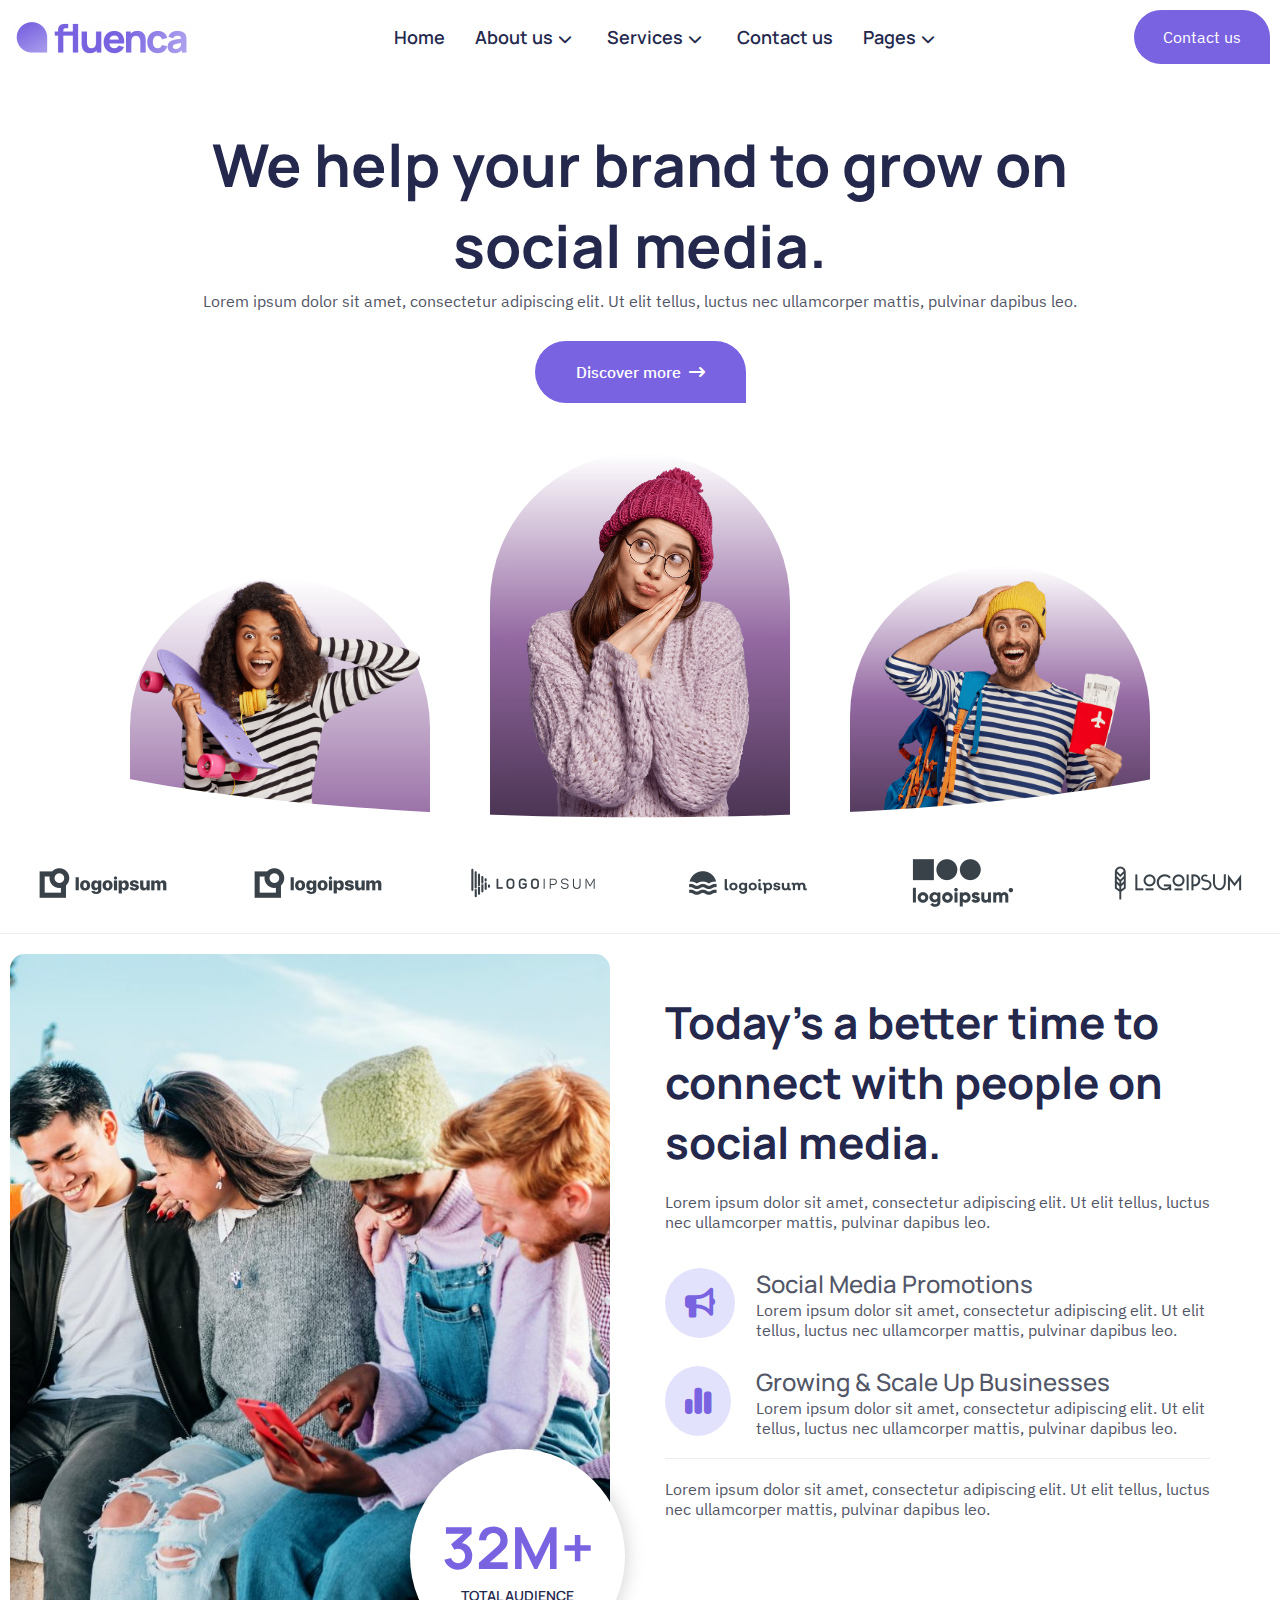
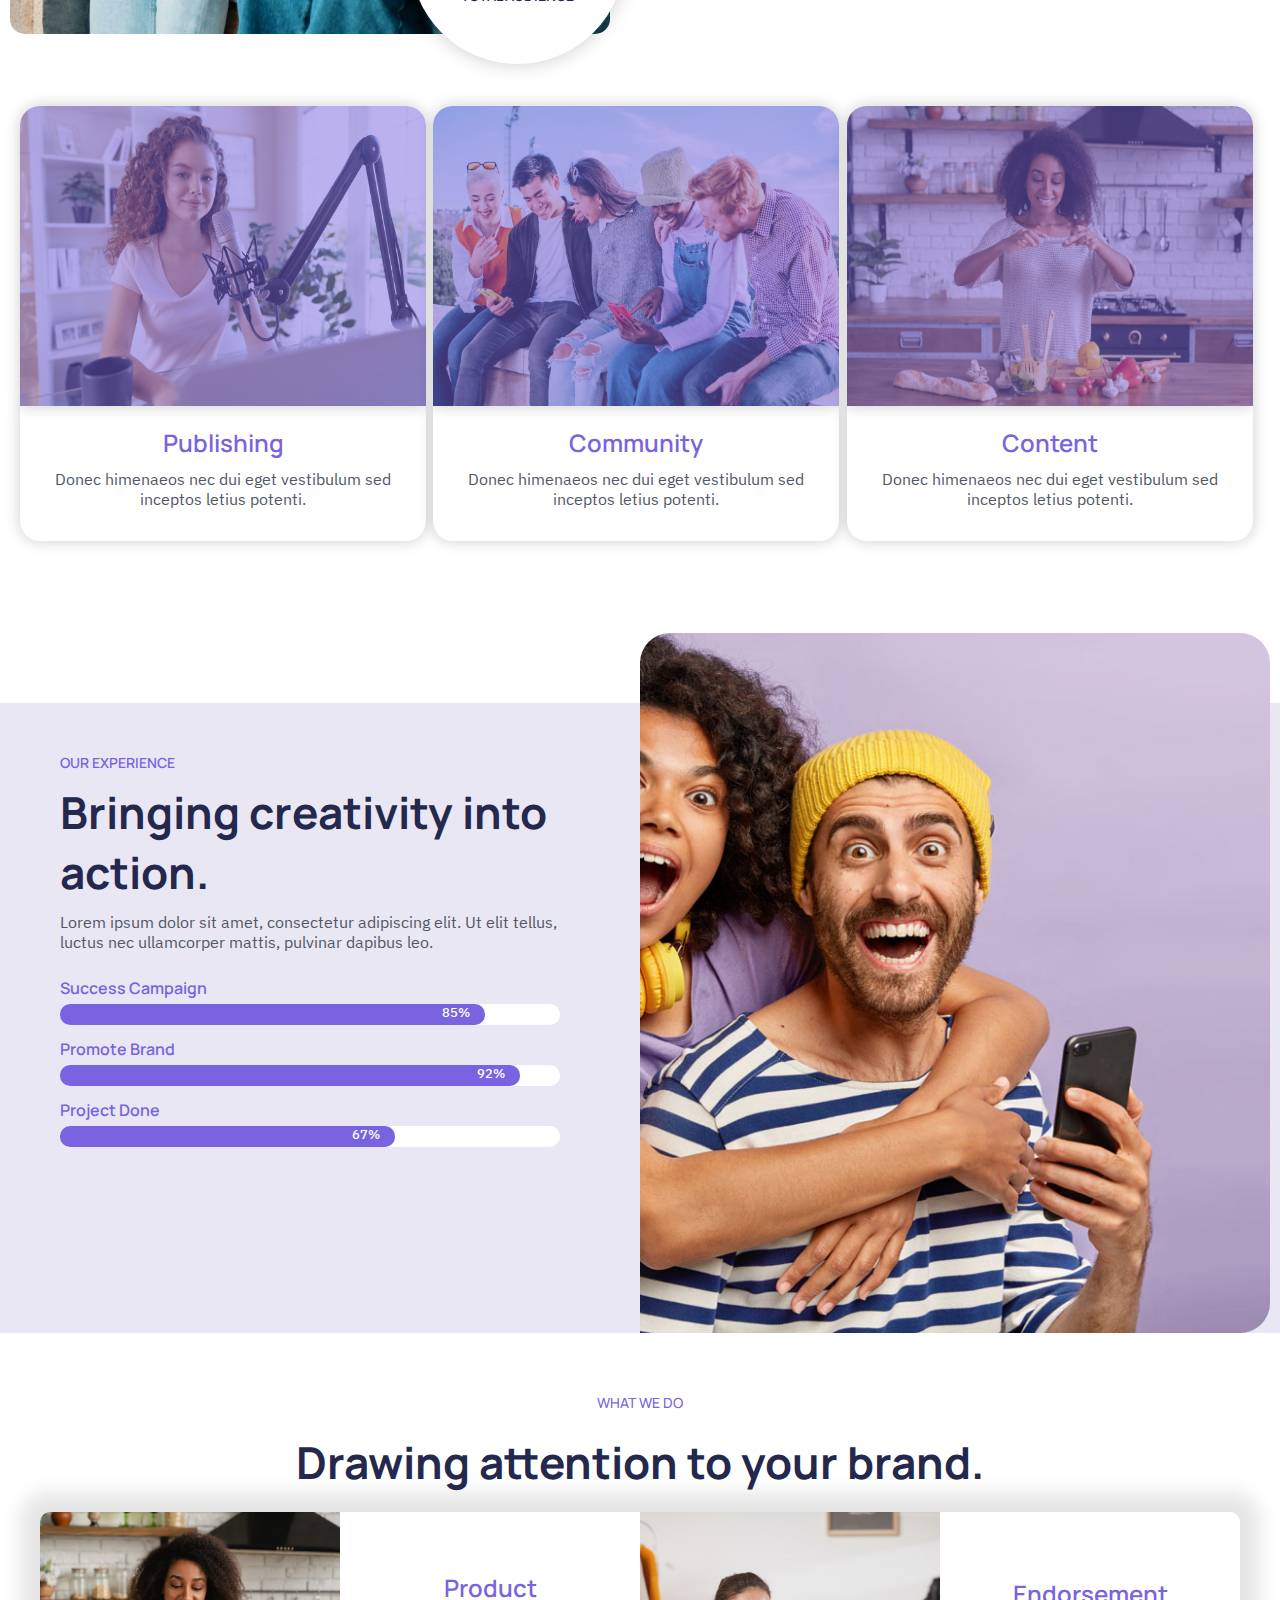
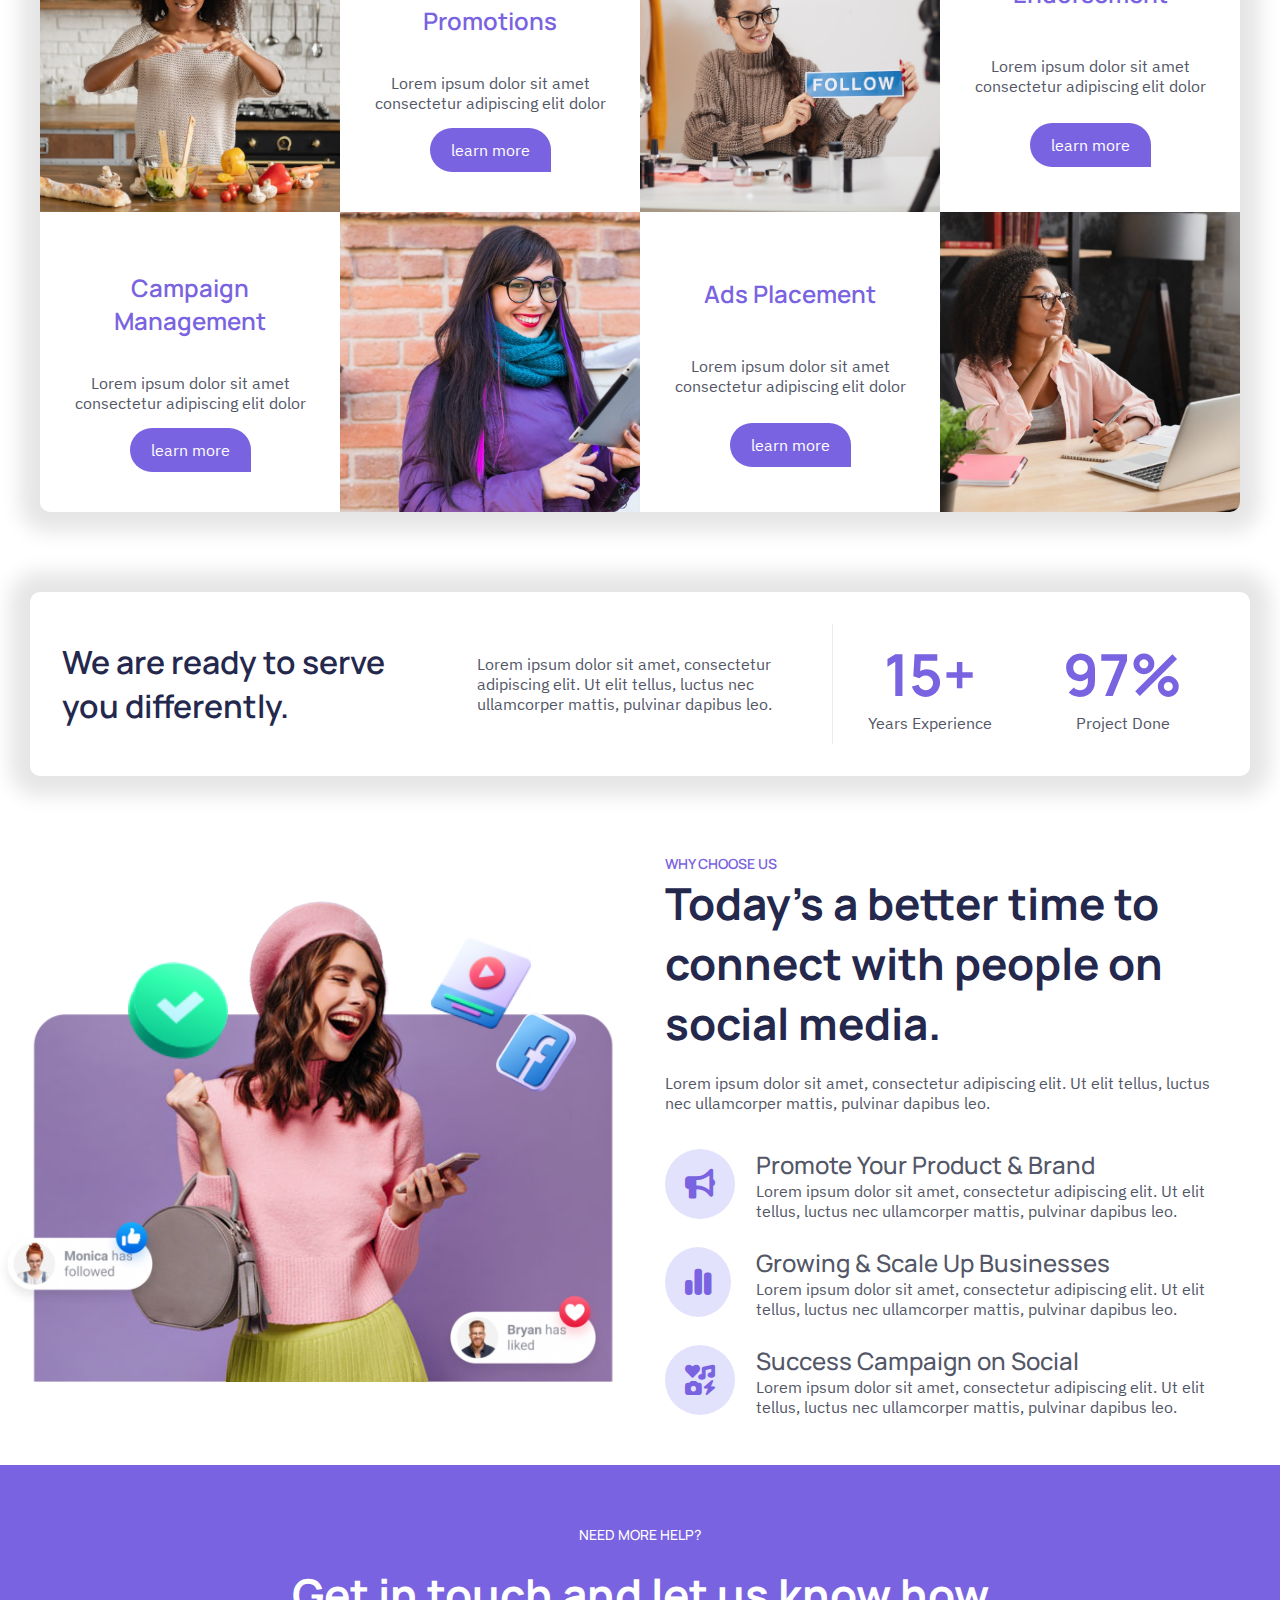
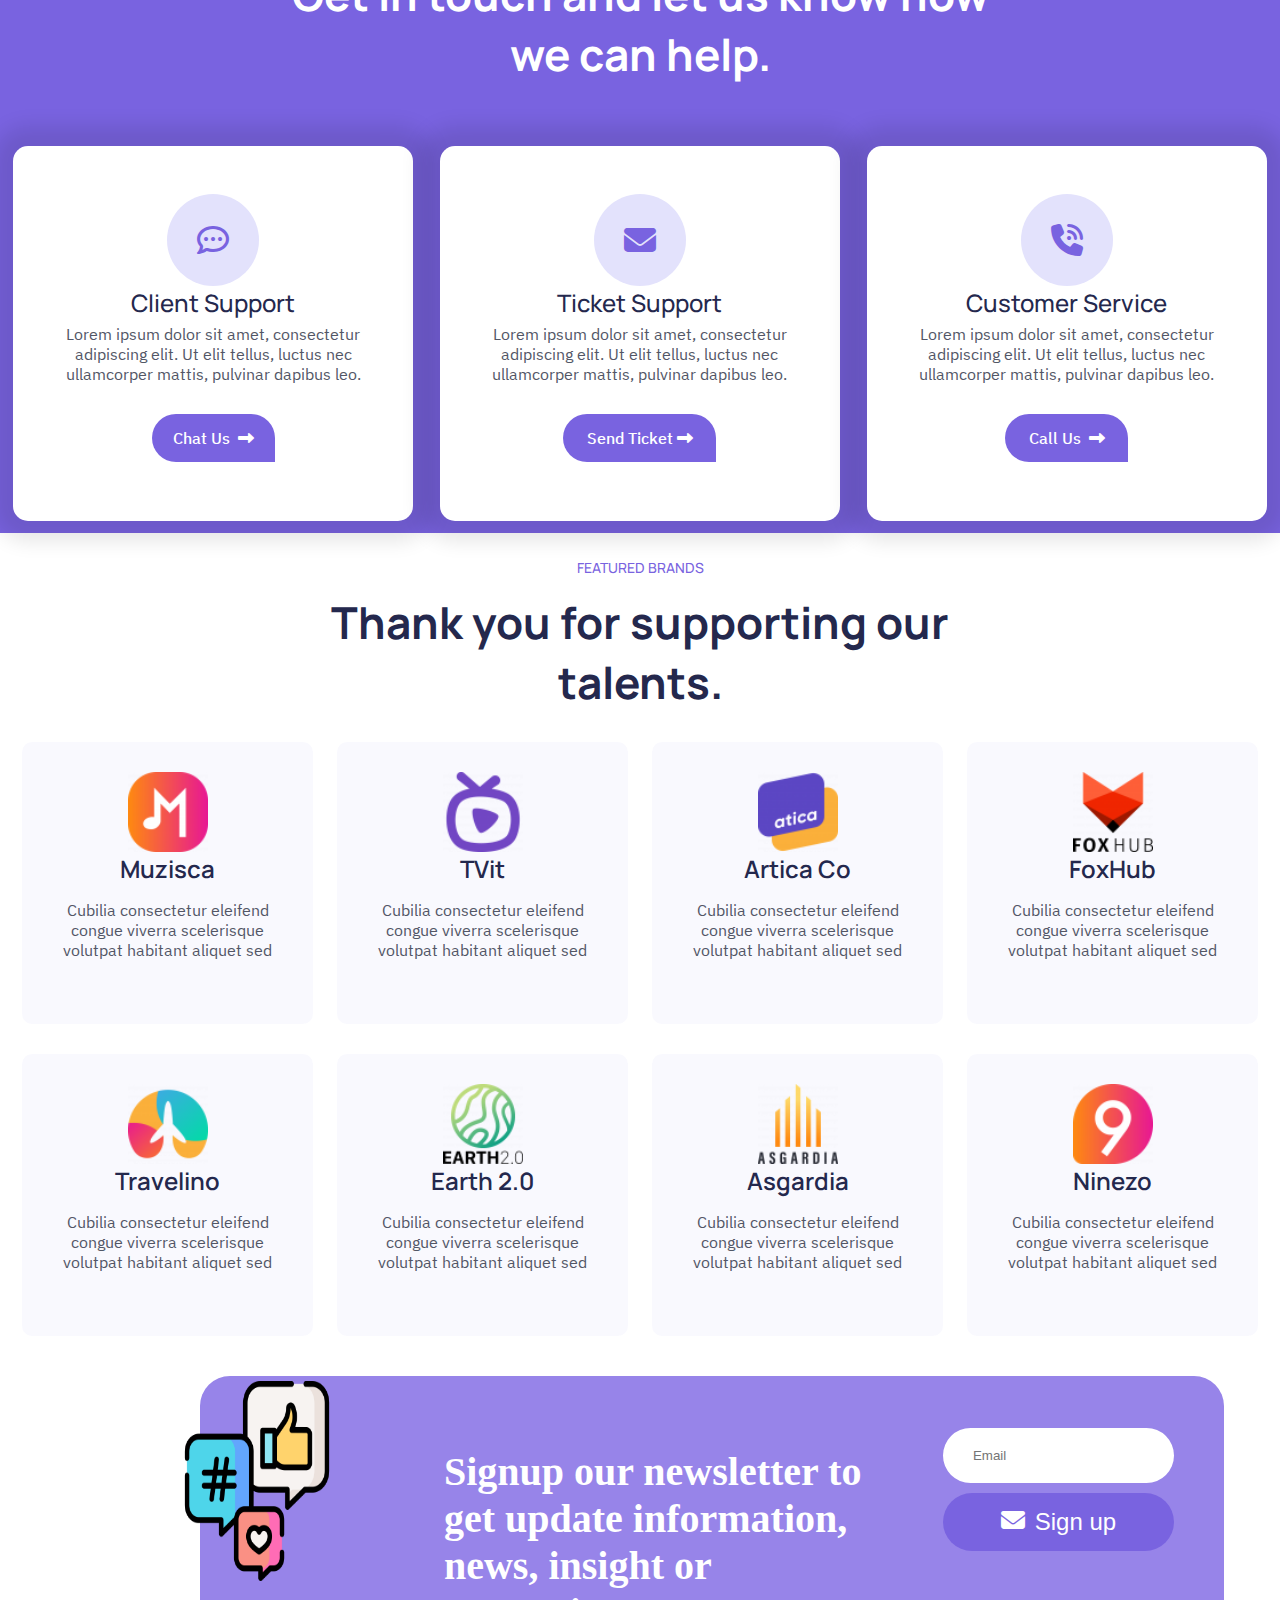
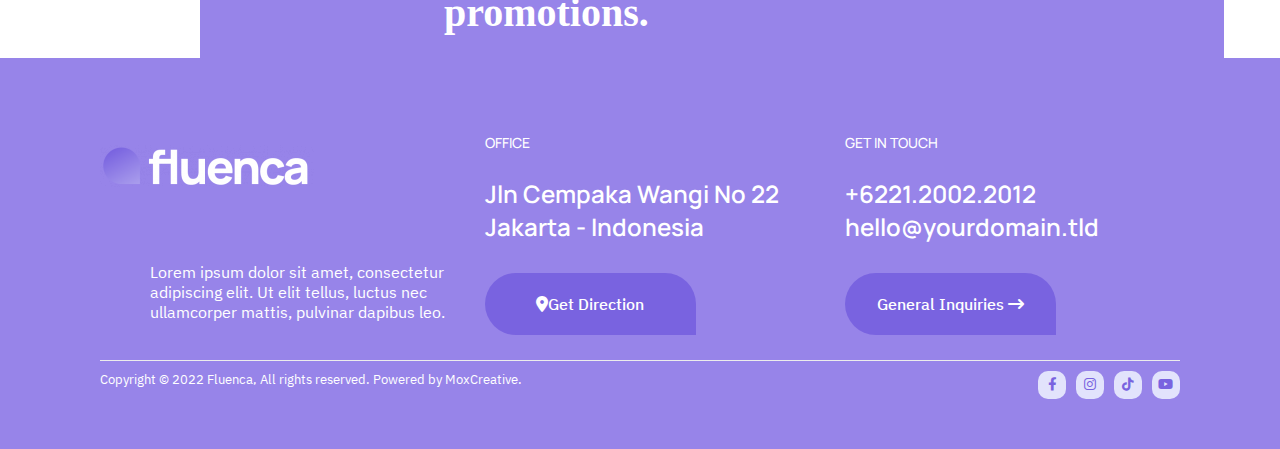
<file: fluenca/index.html>
<!DOCTYPE html>
<html lang="en">

<head>
    <meta charset="UTF-8">
    <meta name="viewport" content="width=device-width, initial-scale=1.0">
    <!-- title -->
    <title>Fluenca-Social Media Agency</title>
    <!--icon-->
    <link href="assets/css/all.min.css" rel="stylesheet">
    <!--fonts link-->
    <link href="assets/css/font.css" rel="stylesheet">
    <!--favicon-->
    <link href="assets/img/social.png" rel="icon">
    <link rel="stylesheet" href="https://cdn.jsdelivr.net/npm/swiper@11/swiper-bundle.min.css" />
    <!--custom css-->
    <link href="assets/css/style.css" rel="stylesheet">
    <!-- media file -->
    <link rel="stylesheet" href="assets/css/media.css">
</head>

<body>
    <!-- header start -->

    <section class="header">
        <div class="container">
            <div class="row ">

                <div class="w-12 d-flex align-center justify-between">

                    <div class="w-2 w-xs-6 w-sm-6 w-md-6 d-flex align-center w-lg-2">
                        <div class="toggle d-lg-none">
                            <i aria-hidden="true" role="presentation"
                                class="elementor-menu-toggle__icon--open fas fa-bars">
                                <div class="dropdown">
                                    <ul>
                                        <li><a href="#">Home </a></li>
                                        <li><a href="#">About us </a></li>
                                        <li><a href="#">Services </a></li>
                                        <li><a href="#">Contact us </a></li>
                                        <li><a href="#">Error 404 </a></li>

                                    </ul>
                                </div>
                            </i>
                        </div>
                        &nbsp;
                        <div class="logo">
                            <img src="assets/img/logo.png" alt="">
                        </div>
                    </div>
                    <div class="w-6 align-center d-flex justify-end d-md-none d-lg-visible w-lg-6">
                        <div class="h-menu ">
                            <ul class="d-flex">
                                <li><a href="#">Home</a></li>
                                <li><a href="#">About us<i class="fa-solid fa-chevron-down"></i></a>
                                    <div class="dropdown">
                                        <ul>
                                            <li><a href="#">talents </a></li>

                                        </ul>
                                    </div>
                                </li>
                                <li><a href="#">Services<i class="fa-solid fa-chevron-down"></i></a>
                                    <div class="dropdown">
                                        <ul>
                                            <li><a href="#">Pricing Plans </a></li>
                                            <li><a href="#">Partners </a></li>

                                        </ul>
                                    </div>
                                </li>
                                <li><a href="#">Contact us</a></li>
                                <li><a href="#">Pages<i class="fa-solid fa-chevron-down"></i></a>
                                    <div class="dropdown">
                                        <ul>
                                            <li><a href="#">FAQ </a></li>
                                            <li><a href="#">Gallery </a></li>
                                            <li><a href="#">Blog </a></li>
                                            <li><a href="#">Single Post </a></li>
                                            <li><a href="#">Error 404 </a></li>

                                        </ul>
                                    </div>
                                </li>
                            </ul>
                        </div>
                    </div>
                    <div class="w-2 w-xs-6 w-sm-6 w-md-6 w-lg-2 ">
                        <div class="btn d-flex justify-end">
                            <button>Contact us</button>
                        </div>
                    </div>
                </div>
            </div>
        </div>
    </section>
    <!-- header start -->
    <!-- banner start -->
    <section class="banner">
        <div class="container">
            <div class="row">
                <div class="w-12">
                    <div class="banner-content">
                        <h1>We help your brand to grow on social media.</h1>
                        <p>Lorem ipsum dolor sit amet, consectetur adipiscing elit. Ut elit tellus, luctus nec
                            ullamcorper mattis, pulvinar dapibus leo.</p>
                        <button>Discover more &nbsp;<i class="fa-solid fa-arrow-right-long"></i></button>
                    </div>

                </div>
            </div>
        </div>
    </section>
    <!-- banner end -->

    <!-- tri start -->
    <section class="tri">
        <div class="container">
            <div class="row">
                <div class="w-12 d-flex align-center justify-between">
                    <div class="w-4">
                        <div class="img-1 d-flex justify-center">
                            <img src="assets/img/1.png" alt="">
                        </div>
                    </div>
                    <div class="w-4">
                        <div class="img-2 d-flex justify-center">
                            <img src="assets/img/2.png" alt="">
                        </div>
                    </div>
                    <div class="w-4">
                        <div class="img-3 d-flex justify-center">
                            <img src="assets/img/3.png" alt="">
                        </div>
                    </div>
                </div>

                <div class="curv">
                    <svg data-name="Layer 1" xmlns="http://www.w3.org/2000/svg" viewBox="0 0 1200 120"
                        preserveAspectRatio="none">
                        <path
                            d="M600,112.77C268.63,112.77,0,65.52,0,7.23V120H1200V7.23C1200,65.52,931.37,112.77,600,112.77Z"
                            class="shape-fill"></path>
                    </svg>
                </div>


            </div>
        </div>
    </section>
    <!-- tri end -->

    <!-- slider strat -->
    <section class="slider">
        <div class="container">
            <div class="row">
                <div class="swiper mySwiper">
                    <div class="swiper-wrapper">
                        <div class="swiper-slide">
                            <div class="logos">
                                <img src="assets/img/logo-1.png" alt="">
                            </div>
                        </div>
                        <div class="swiper-slide">
                            <div class="logos">
                                <img src="assets/img/logo-1.png" alt="">
                            </div>
                        </div>
                        <div class="swiper-slide">
                            <div class="logos">
                                <img src="assets/img/logo-2.png" alt="">
                            </div>
                        </div>
                        <div class="swiper-slide">
                            <div class="logos">
                                <img src="assets/img/logo-3.png" alt="">
                            </div>
                        </div>
                        <div class="swiper-slide">
                            <div class="logos">
                                <img src="assets/img/logo-4.png" alt="">
                            </div>
                        </div>
                        <div class="swiper-slide">
                            <div class="logos">
                                <img src="assets/img/logo-5.png" alt="">
                            </div>
                        </div>
                        <div class="swiper-slide">
                            <div class="logos">
                                <img src="assets/img/logo-1.png" alt="">
                            </div>
                        </div>
                        <div class="swiper-slide">
                            <div class="logos">
                                <img src="assets/img/logo-2.png" alt="">
                            </div>
                        </div>
                        <div class="swiper-slide">
                            <div class="logos">
                                <img src="assets/img/logo-3.png" alt="">
                            </div>
                        </div>
                        <div class="swiper-slide">
                            <div class="logos">
                                <img src="assets/img/logo-4.png" alt="">
                            </div>
                        </div>
                        <div class="swiper-slide">
                            <div class="logos">
                                <img src="assets/img/logo-5.png" alt="">
                            </div>
                        </div>

                    </div>

                </div>
            </div>
    </section>
    <!-- slider end -->

    <!-- social start -->
    <section class="social">
        <div class="container">
            <div class="row">
                <div class="w-6 w-xs-12 w-sm-12 w-md-12 w-lg-6">
                    <div class="media-img d-flex align-center justify-center">
                        <img src="assets/img/socia.jpg" alt="img">
                        <div class="circle d-flex justify-center">
                            <h1>32M+</h1>
                            <p>TOTAL AUDIENCE</p>
                        </div>
                    </div>
                </div>
                <div class="w-6 w-xs-12 w-sm-12 w-md-12 w-lg-6">
                    <div class="media-content d-flex">
                        <h2>Today’s a better time to connect with people on social media.</h2>
                        <p>Lorem ipsum dolor sit amet, consectetur adipiscing elit. Ut elit tellus, luctus nec
                            ullamcorper mattis, pulvinar dapibus leo.</p>
                        <div class="w-2"><i class="fa-solid fa-bullhorn"></i></div>
                        <div class="w-10">
                            <h2>Social Media Promotions</h2>
                            <p>Lorem ipsum dolor sit amet, consectetur adipiscing elit. Ut elit tellus, luctus nec
                                ullamcorper mattis, pulvinar dapibus leo.</p>
                        </div>
                        <div class="w-2"><i class="fa-solid fa-chart-simple"></i></div>
                        <div class="w-10">
                            <h2>Growing & Scale Up Businesses</h2>
                            <p>Lorem ipsum dolor sit amet, consectetur adipiscing elit. Ut elit tellus, luctus nec
                                ullamcorper mattis, pulvinar dapibus leo.</p>
                        </div>
                        <p>Lorem ipsum dolor sit amet, consectetur adipiscing elit. Ut elit tellus, luctus nec
                            ullamcorper mattis, pulvinar dapibus leo.</p>
                    </div>

                </div>
            </div>
        </div>
    </section>
    <!-- social end  -->

    <!-- promo  start -->
    <section class="publishing">
        <div class="container">
            <div class="row">
                <div class="w-12">
                    <div class="pub-card d-flex align-center justify-center">
                        <div class="w-4 w-xs-12 w-sm-12 w-md-12 pytb w-lg-4">
                            <div class="card-img">
                                <img src="assets/img/woman-vlogger-looking-at-laptop-and-recording-video-with-microphone.jpg"
                                    alt="">
                                <div class="color-filter"></div>
                            </div>

                            <div class="card-content">
                                <h1>Publishing</h1>
                                <p>Donec himenaeos nec dui eget vestibulum sed inceptos letius potenti.</p>
                            </div>
                        </div>
                        <div class="w-4  w-xs-12 w-sm-12 w-md-12 pytb w-lg-4">
                            <div class="card-img">
                                <img src="assets/img/socia.jpg" alt="">
                                <div class="color-filter"></div>
                            </div>

                            <div class="card-content">
                                <h1>Community</h1>
                                <p>Donec himenaeos nec dui eget vestibulum sed inceptos letius potenti.</p>
                            </div>
                        </div>
                        <div class="w-4 w-xs-12 w-sm-12 w-md-12 pytb w-lg-4">
                            <div class="card-img">
                                <img src="assets/img/vlogging-blogging-girl-cooking-vegetable-vegan-salad-while-taking-photo-for-social-media-on-phone.jpg"
                                    alt="">
                                <div class="color-filter"></div>
                            </div>

                            <div class="card-content">
                                <h1>Content</h1>
                                <p>Donec himenaeos nec dui eget vestibulum sed inceptos letius potenti.</p>
                            </div>
                        </div>


                    </div>
                </div>
            </div>
        </div>
    </section>
    <!-- promo end -->
    <!-- creative start -->
    <section class="creative">
        <div class="container">
            <div class="row">
                <div class="w-12">
                    <div class="bringing d-flex">
                        <div class="w-6 w-xs-12 w-sm-12 w-md-12 w-lg-6">
                            <div class="b-content">
                                <h4>OUR EXPERIENCE</h4>
                                <h2>Bringing creativity into action.</h2>
                                <p>Lorem ipsum dolor sit amet, consectetur adipiscing elit. Ut elit tellus, luctus nec
                                    ullamcorper mattis, pulvinar dapibus leo.</p>
                                <div class="main-line">
                                    <h2>Success Campaign</h2>
                                    <div class="line"></div>
                                    <div class="sub-line d-flex align-center">
                                        <p>85%</p>
                                    </div>
                                </div>
                                <div class="main-line">
                                    <h2>Promote Brand</h2>
                                    <div class="line"></div>
                                    <div class="sub-line d-flex align-center">
                                        <p>92%</p>
                                    </div>
                                </div>
                                <div class="main-line">
                                    <h2>Project Done</h2>
                                    <div class="line"></div>
                                    <div class="sub-line d-flex align-center">
                                        <p>67%</p>
                                    </div>
                                </div>
                            </div>
                        </div>
                        <div class="w-6 w-xs-12 w-sm-12 w-md-12 w-lg-6">
                            <div class="b-img">
                                <img src="assets/img/img_5.jpg" alt="">
                            </div>
                        </div>
                    </div>
                </div>
            </div>
        </div>
    </section>
    <!-- creative end -->
    <!-- product start -->

    <section class="product">
        <div class="container">
            <div class="row">
                <div class="w-12">
                    <div class="attention">
                        <h3>WHAT WE DO</h3>
                        <h2>Drawing attention to your brand.</h2>
                        <div class="ads-placement d-flex align-center w-xs-12">
                            <div class="ads-img">
                                <img src="assets/img/vlogging-blogging-girl-cooking-vegetable-vegan-salad-while-taking-photo-for-social-media-on-phone.jpg"
                                    alt="">
                                <div class="color-filter"></div>
                            </div>
                            <div class="ads-content d-flex align-center justify-center">
                                <h2>Product Promotions</h2>
                                <p>Lorem ipsum dolor sit amet consectetur adipiscing elit dolor</p>
                                <button><a href="#">learn more</a></button>
                            </div>
                            <div class="ads-img">
                                <img src="assets/img/social-media-influencer.jpg" alt="">
                                <div class="color-filter"></div>
                            </div>
                            <div class="ads-content d-flex align-center justify-center">
                                <h2>Endorsement</h2>
                                <p>Lorem ipsum dolor sit amet consectetur adipiscing elit dolor</p>
                                <button><a href="#">learn more</a></button>
                            </div>
                            <div class="ads-content d-flex align-center justify-center">
                                <h2>Campaign Management</h2>
                                <p>Lorem ipsum dolor sit amet consectetur adipiscing elit dolor</p>
                                <button><a href="#">learn more</a></button>
                            </div>
                            <div class="ads-img">
                                <img src="assets/img/technologies-urban-and-people-concept-student-young-woman-reading-an-ebook-or-tablet-in-a-city.jpg"
                                    alt="">
                                <div class="color-filter"></div>
                            </div>
                            <div class="ads-content d-flex align-center justify-center">
                                <h2>Ads Placement</h2>
                                <p>Lorem ipsum dolor sit amet consectetur adipiscing elit dolor</p>
                                <button><a href="#">learn more</a></button>
                            </div>
                            <div class="ads-img">
                                <img src="assets/img/schoolgirl-writing-essay-poem-novel-with-imagination-doing-homework-assignment-using-laptop.jpg"
                                    alt="">
                                <div class="color-filter"></div>
                            </div>

                        </div>
                    </div>
                </div>
            </div>
        </div>
    </section>
    <!-- product end -->
    <!-- serve start -->

    <section>
        <div class="container">
            <div class="row">
                <div class="w-12">
                    <div class="serve d-flex align-center justify-between">
                        <div class="w-4">
                            <h1>We are ready to serve you differently.</h1>
                        </div>
                        <div class="w-4">
                            <p>Lorem ipsum dolor sit amet, consectetur adipiscing elit. Ut elit tellus, luctus nec
                                ullamcorper mattis, pulvinar dapibus leo.</p>
                        </div>
                        <div class="w-4 d-flex align-center justify-center justify-around">
                            <div class="numbers">
                                <h2>15+</h2>
                                <p>Years Experience</p>
                            </div>
                            <div class="numbers">
                                <h2>97%</h2>
                                <p>Project Done</p>
                            </div>

                        </div>
                    </div>
                </div>
            </div>
        </div>
    </section>
    <!-- serve end -->

    <!-- success start -->
    <section class="Success">
        <div class="container">
            <div class="row">
                <div class="masking d-flex align-center">
                    <div class="w-6 w-xs-12 w-sm-12 w-md-12 w-lg-6">
                        <div class="mask">
                            <img src="assets/img/girl.jpg" alt="">
                            <img src="assets/img/Asset-3-8-pwbs6wtkbk9v6r0hz0aqofw6ylg38xv5pat7y9f9q8.png" alt=""
                                id="img1">
                            <img src="assets/img/Asset-4-8-pwbs6xreieazddruip3moswnfts72vdj9dtctnfe2o.png" alt=""
                                id="img2">
                            <img src="assets/img/Asset-5-8-pwbs6yp8p8cftyxro13ztff45d6toc2mdk46wtchds.png" alt=""
                                id="img3">
                            <img src="assets/img/notif_img_1-pwbs7m77g38lw7zmut9o1rhmzzz00rnwssfbwqdn28.png" alt=""
                                id="img4">
                            <img src="assets/img/notif_img_2-pwbs7n51mx9w7ty9pboam993ldud8grn4x2te0c8w0.png" alt=""
                                id="img5">
                        </div>
                    </div>
                    <div class="w-6 w-xs-12 w-sm-12 w-md-12 w-lg-6">
                        <div class="media-content d-flex">
                            <span>WHY CHOOSE US</span>
                            <h2>Today’s a better time to connect with people on social media.</h2>
                            <p>Lorem ipsum dolor sit amet, consectetur adipiscing elit. Ut elit tellus, luctus nec
                                ullamcorper mattis, pulvinar dapibus leo.</p>
                            <div class="w-2"><i class="fa-solid fa-bullhorn"></i></div>
                            <div class="w-10">
                                <h2>Promote Your Product & Brand</h2>
                                <p>Lorem ipsum dolor sit amet, consectetur adipiscing elit. Ut elit tellus, luctus nec
                                    ullamcorper mattis, pulvinar dapibus leo.</p>
                            </div>
                            <div class="w-2"><i class="fa-solid fa-chart-simple"></i></div>
                            <div class="w-10">
                                <h2>Growing & Scale Up Businesses</h2>
                                <p>Lorem ipsum dolor sit amet, consectetur adipiscing elit. Ut elit tellus, luctus nec
                                    ullamcorper mattis, pulvinar dapibus leo.</p>
                            </div>
                            <div class="w-2"><i class="fa-solid fa-icons"></i></div>
                            <div class="w-10">
                                <h2>Success Campaign on Social</h2>
                                <p>Lorem ipsum dolor sit amet, consectetur adipiscing elit. Ut elit tellus, luctus nec
                                    ullamcorper mattis, pulvinar dapibus leo.</p>
                            </div>

                        </div>

                    </div>
                </div>
            </div>
        </div>
    </section>
    <!-- success end  -->


    <!-- support section start -->
    <section class="support">
        <div class="container">
            <div class="row">
                <div class="w-12">
                    <h3>NEED MORE HELP?</h3>
                    <h2>Get in touch and let us know how <br> we can help.</h2>
                    <div class="services  d-flex align-center">
                        <div class="w-4 d-flex justify-center w-xs-12 w-sm-12 w-md-12 w-lg-4 pytb">
                            <div class="service-card">
                                <i class="fa-regular fa-comment-dots"></i>
                                <h3>Client Support</h3>
                                <p>Lorem ipsum dolor sit amet, consectetur adipiscing elit. Ut elit tellus, luctus nec
                                    ullamcorper mattis, pulvinar dapibus leo.</p>
                                <button><a href="#">chat us &nbsp;<i class="fa-solid fa-right-long"></i></a></button>
                            </div>
                        </div>
                        <div class="w-4 d-flex justify-center w-xs-12 w-sm-12 w-md-12 w-lg-4 pytb">
                            <div class="service-card">
                                <i class="fa-solid fa-envelope"></i>
                                <h3>Ticket Support</h3>
                                <p>Lorem ipsum dolor sit amet, consectetur adipiscing elit. Ut elit tellus, luctus nec
                                    ullamcorper mattis, pulvinar dapibus leo.</p>
                                <button><a href="#">send Ticket&nbsp;<i class="fa-solid fa-right-long"></i></a></button>
                            </div>
                        </div>
                        <div class="w-4 d-flex justify-center w-xs-12 w-sm-12 w-md-12 w-lg-4 pytb">
                            <div class="service-card">
                                <i class="fa-solid fa-phone-volume"></i>
                                <h3>Customer Service</h3>
                                <p>Lorem ipsum dolor sit amet, consectetur adipiscing elit. Ut elit tellus, luctus nec
                                    ullamcorper mattis, pulvinar dapibus leo.</p>
                                <button><a href="#">call us &nbsp;<i class="fa-solid fa-right-long"></i></a></button>
                            </div>
                        </div>


                    </div>
                </div>
            </div>
        </div>
    </section>
    <!-- support section end -->

    <!-- featured brands start -->
    <section class="brands-section">
        <div class="container">
            <div class="row">
                <div class="w-12">
                    <div class="brands">
                        <h3>FEATURED BRANDS</h3>
                        <h2>Thank you for supporting our <br>talents.</h2>
                    </div>
                    <div class="brand-card d-flex">
                        <div class="w-3 d-flex justify-center w-xs-6 w-sm-6 w-md-6 w-lg-3  pylb">
                            <div class="brand-content ">
                                <img src="assets/img/muszica-pwaxgyvp60beuk96lmwdww1x8oyobmr7vcgav39b7k.png" alt="">
                                <h2>Muzisca</h2>
                                <p>Cubilia consectetur eleifend congue viverra scelerisque volutpat habitant aliquet sed
                                </p>
                            </div>
                        </div>
                        <div class="w-3 d-flex justify-center w-xs-6 w-sm-6 w-md-6 w-lg-3  pylb">
                            <div class="brand-content ">
                                <img src="assets/img/tvit-pwaxgztjcucp667tg5b0hdtdu2u1jbuy7h3scd7x1c.png" alt="">
                                <h2>TVit</h2>
                                <p>Cubilia consectetur eleifend congue viverra scelerisque volutpat habitant aliquet sed
                                </p>
                            </div>
                        </div>
                        <div class="w-3 d-flex justify-center w-xs-6 w-sm-6 w-md-6 w-lg-3  pylb">
                            <div class="brand-content ">
                                <img src="assets/img/atica-pwaxgw26li7jvqda23oi7erjgjckojg0uyhuf9dhq8.png" alt="">
                                <h2>Artica Co</h2>
                                <p>Cubilia consectetur eleifend congue viverra scelerisque volutpat habitant aliquet sed
                                </p>
                            </div>
                        </div>
                        <div class="w-3 d-flex justify-center w-xs-6 w-sm-6 w-md-6 w-lg-3  pylb">
                            <div class="brand-content ">
                                <img src="assets/img/fox-hub-2-pwaxgxxuz6a4iyajr4hrceagnb3b3xnhj7stdtapds.png" alt="">
                                <h2>FoxHub</h2>
                                <p>Cubilia consectetur eleifend congue viverra scelerisque volutpat habitant aliquet sed
                                </p>
                            </div>
                        </div>
                        <div class="w-3 d-flex justify-center w-xs-6 w-sm-6 w-md-6 w-lg-3  pylb">
                            <div class="brand-content ">
                                <img src="assets/img/treva-pwaxgyvp60beuk96lmwdww1x8oyobmr7vcgav39b7k.png" alt="">
                                <h2>Travelino</h2>
                                <p>Cubilia consectetur eleifend congue viverra scelerisque volutpat habitant aliquet sed
                                </p>
                            </div>
                        </div>
                        <div class="w-3 d-flex justify-center w-xs-6 w-sm-6 w-md-6 w-lg-3  pylb">
                            <div class="brand-content ">
                                <img src="assets/img/earth-2-pwaxgx00sc8u7cbwwm34rwj01x7xw8jr735bwjc3k0.png" alt="">
                                <h2>Earth 2.0</h2>
                                <p>Cubilia consectetur eleifend congue viverra scelerisque volutpat habitant aliquet sed
                                </p>
                            </div>
                        </div>
                        <div class="w-3 d-flex justify-center w-xs-6 w-sm-6 w-md-6 w-lg-3  pylb">
                            <div class="brand-content ">
                                <img src="assets/img/asgardia-pwaxgv4ceo69k4en7l9vmx02v5h7gucaitucxzevwg.png" alt="">
                                <h2>Asgardia</h2>
                                <p>Cubilia consectetur eleifend congue viverra scelerisque volutpat habitant aliquet sed
                                </p>
                            </div>
                        </div>
                        <div class="w-3 d-flex justify-center w-xs-6 w-sm-6 w-md-6 w-lg-3  pylb ">
                            <div class="brand-content ">
                                <img src="assets/img/volicity-9-pwaxh0rdjodzhs6ganpn1vkufgper0yojlr9tn6iv4.png" alt="">
                                <h2>Ninezo</h2>
                                <p>Cubilia consectetur eleifend congue viverra scelerisque volutpat habitant aliquet sed
                                </p>
                            </div>
                        </div>
                    </div>
                </div>
            </div>
        </div>
    </section>
    <!-- featured brands end -->
 <!-- sign start -->
 <section class="sign">
    <div class="container">
        <div class="row">
            <div class="w-12 d-flex">
                <div class="w-xs-12 w-sm-12 w-md-12 w-lg-2 pytb social">
                    <img src="assets/img/social.png">
                </div>
                <div class="w-xs-12 w-sm-12 w-md-12 w-lg-7 pytb">
                    <h1>Signup our newsletter to get update information, news, insight or promotions.</h1>
                </div>
                <div class="w-xs-12 w-sm-12 w-md-12 w-lg-3 pytb">
                    <ul>
                        <li>
                            <form>
                                <input type="text" placeholder="Email">
                            </form>
                        </li>
                        <li>
                            <button class="d-flex justify-center ">
                                <i class="fa-solid fa-envelope"></i>
                                <p>Sign up</p>
                            </button>
                        </li>
                    </ul>
                </div>

            </div>
        </div>
    </div>
</section>
<!-- sign end -->
    <!-- footer start -->
    <section class="footer">
        <div class="container">
            <div class="row">
                <div class="w-12">
                    <div class="footer-1 d-flex">
                        <div class="w-4 d-flex align-center w-xs-12 w-sm-12 w-md-12 w-lg-4">
                            <div class="f-logo">
                                <img src="assets/img/logo2.png" alt="">
                            </div>
                            <div class="f-content">
                                <p>Lorem ipsum dolor sit amet, consectetur adipiscing elit. Ut elit tellus, luctus nec
                                    ullamcorper mattis, pulvinar dapibus leo.</p>
                            </div>
                        </div>
                        <div class="w-8 d-flex w-xs-12 w-sm-12 w-md-12 w-lg-8">
                            <div class="w-6 w-xs-12 w-sm-12 w-md-12 w-lg-6">
                                <div class="location">
                                    <h2>OFFICE</h2>
                                    <P>Jln Cempaka Wangi No 22
                                        Jakarta - Indonesia</P>
                                    <button><i class="fa-solid fa-location-dot"></i>Get Direction</button>
                                </div>
                            </div>
                            <div class="w-6 w-xs-12 w-sm-12 w-md-12 w-lg-6">
                                <div class="location">
                                    <h2>GET IN TOUCH</h2>
                                    <P>+6221.2002.2012</P>
                                    <P>hello@yourdomain.tld</P>
                                    <button>General Inquiries&nbsp;<i class="fa-solid fa-arrow-right-long"></i></button>
                                </div>
                            </div>
                        </div>
                    </div>
                    <div class="footer-2 d-flex">
                        <div class="w-8 w-xs-12 w-sm-12 w-md-12 w-lg-8">
                            <p>Copyright © 2022 Fluenca, All rights reserved. Powered by MoxCreative.</p>
                        </div>
                        <div class="w-4 w-xs-12 w-sm-12 w-md-12 w-lg-4">
                            <div class="button d-flex justify-end">
                                <button><i class="fa-brands fa-facebook-f"></i></button>
                                <button><i class="fa-brands fa-instagram"></i></button>
                                <button><i class="fa-brands fa-tiktok"></i></button>
                                <button><i class="fa-brands fa-youtube"></i></button>
                            </div>
                        </div>
                    </div>
                </div>
            </div>
        </div>
    </section>
   
    <!-- footer end -->


    <script src="https://cdn.jsdelivr.net/npm/swiper@11/swiper-bundle.min.js"></script>
    <script>
        var swiper = new Swiper(".mySwiper", {
            slidesPerView: 6,
            spaceBetween: 30,
            loop: true,
            pagination: {
                el: ".swiper-pagination",
                clickable: true,
            },
            navigation: {
                nextEl: ".swiper-button-next",
                prevEl: ".swiper-button-prev",

            },
        });
    </script>
</body>

</html>
</file>
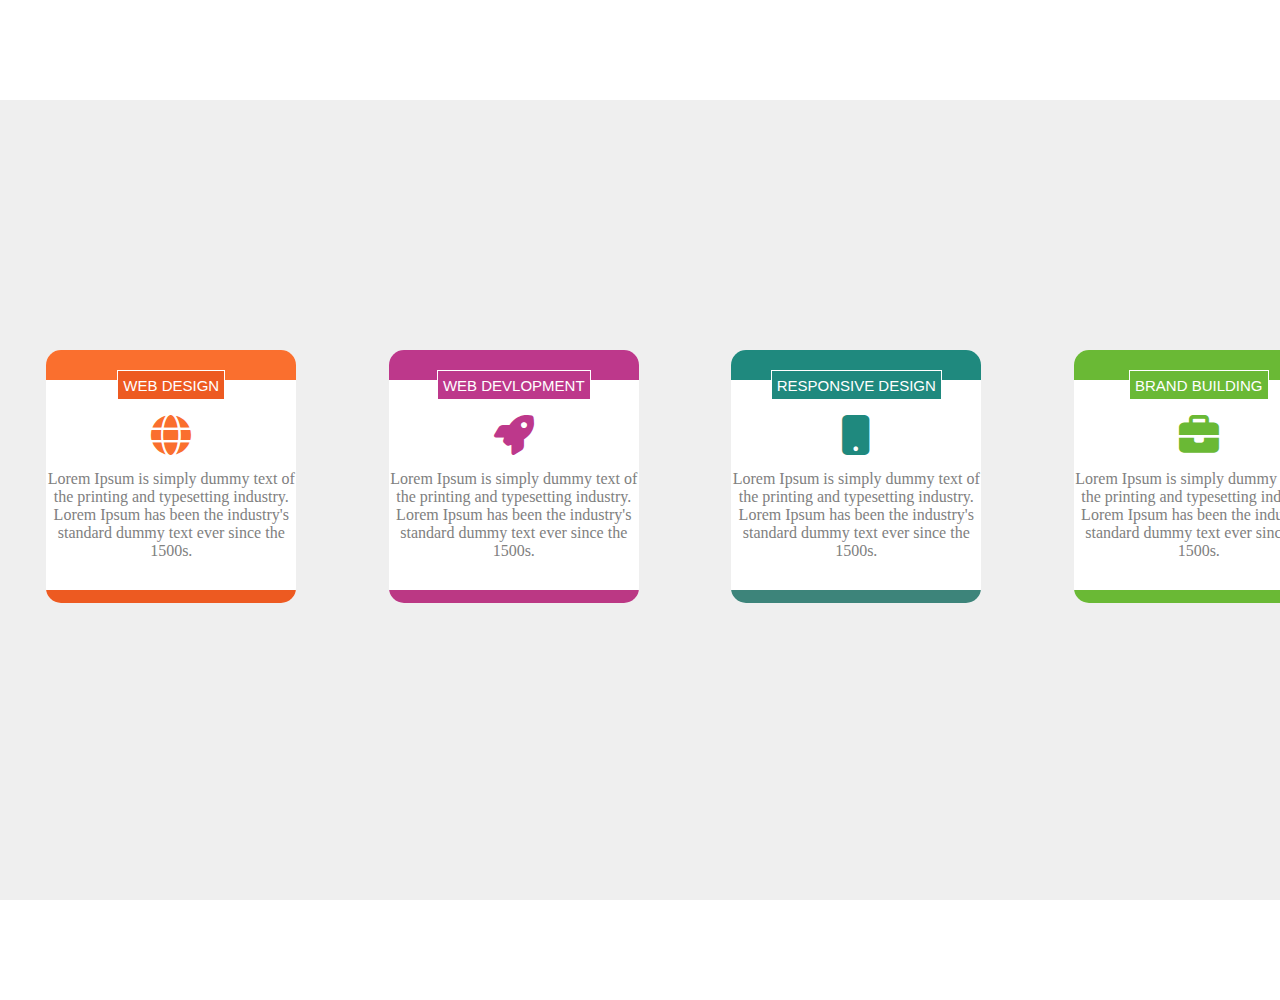
<file: box-project/pro1/index.html>
<!DOCTYPE html>
<html>
	<head>
		<title>submition work1</title>
		<link href="css/style.css" rel="stylesheet">
		<link href="css/all.min.css" rel="stylesheet">
	</head>
	<body>
		<section>
			<div class="container">
				<div class="main">
					<div class="boxA">
					    <div class="btn1">
							<button class="color1">WEB DESIGN</button><br>
							<i class="fa-solid fa-globe"></i>
								<p>Lorem Ipsum is simply dummy text of the printing and typesetting industry. Lorem Ipsum has been the industry's standard dummy text ever since the 1500s.</p>
									<div class="box1"></div>
						</div>
					</div>
					
					<div class="boxB">
					    <div class="btn2">
							<button class="color2">WEB DEVLOPMENT</button><br>
							<i class="fa-solid fa-rocket"></i>
								<p>Lorem Ipsum is simply dummy text of the printing and typesetting industry. Lorem Ipsum has been the industry's standard dummy text ever since the 1500s.</p>
									<div class="box2"></div>
						</div>
					</div>
					
					<div class="boxC">
					    <div class="btn3">
							<button class="color3">RESPONSIVE DESIGN</button><br>
							<i class="fa-solid fa-mobile-button"></i>
								<p>Lorem Ipsum is simply dummy text of the printing and typesetting industry. Lorem Ipsum has been the industry's standard dummy text ever since the 1500s.</p>
									<div class="box3"></div>
						</div>
					</div>
					
					<div class="boxD">
					    <div class="btn4">
							<button class="color4">BRAND BUILDING</button><br>
							<i class="fa-solid fa-briefcase"></i>
								<p>Lorem Ipsum is simply dummy text of the printing and typesetting industry. Lorem Ipsum has been the industry's standard dummy text ever since the 1500s.</p>
									<div class="box4"></div>
						</div>
					</div>
					
				
				</div>
			
			</div>
		</section>
	</body>
	
</html>
</file>
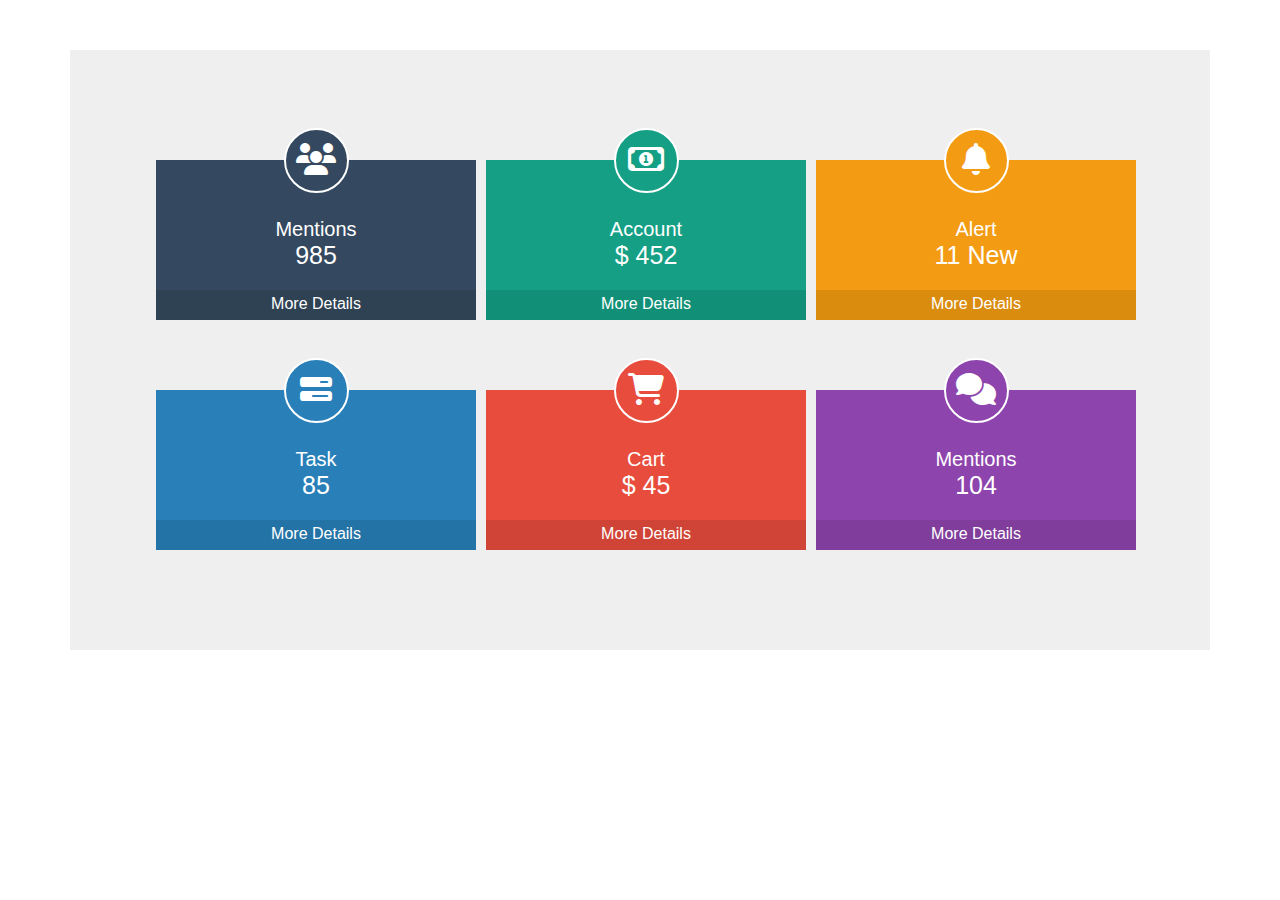
<file: box-project/pro2/index.html>
<!DOCTYPE html>
<html>
<head>
    <title>submition work2</title>
    <link href="css/style.css" rel="stylesheet">
    <link href="css/all.min.css" rel="stylesheet" >
</head>
<body>
    <div class="container">
        <div class="main-box">
           
            <div class="box1"> 
                <div class="icon">
                    <i class="fa-solid fa-users"></i>
                </div>
                <p>Mentions <br> <span>985</span></p>
                <div class="bbox">More Details</div>
            </div>
            
			<div class="box2">
                <div class="icon">
                    <i class="fa-regular fa-money-bill-1"></i>
                   
                </div>
                <p>Account <br> <span>$ 452</span></p>
                <div class="bbox2">More Details</div>
            </div>
            
			<div class="box3">
                <div class="icon">
                    <i class="fa-solid fa-bell"></i>

                </div>
                <p>Alert <br> <span>11 New</span></p>
                <div class="bbox3">More Details</div>
            </div>
            
			<div class="box4">
                <div class="icon">
                    <i class="fa-solid fa-bars-progress"></i>
                </div>
                <p>Task <br> <span>85</span></p>
                <div class="bbox4">More Details</div>
            </div>
            
			<div class="box5">
                <div class="icon">
                    <i class="fa-solid fa-cart-shopping"></i>
                </div>
                <p>Cart <br> <span>$ 45</span></p>
                <div class="bbox5">More Details</div>
            </div>
            
			<div class="box6">
                <div class="icon">
                    <i class="fa-solid fa-comments"></i>
                </div>
                <p>Mentions <br> <span>104</span></p>
                <div class="bbox6">More Details</div>
            </div>

        </div>

    </div>
</body>
</html>
</file>
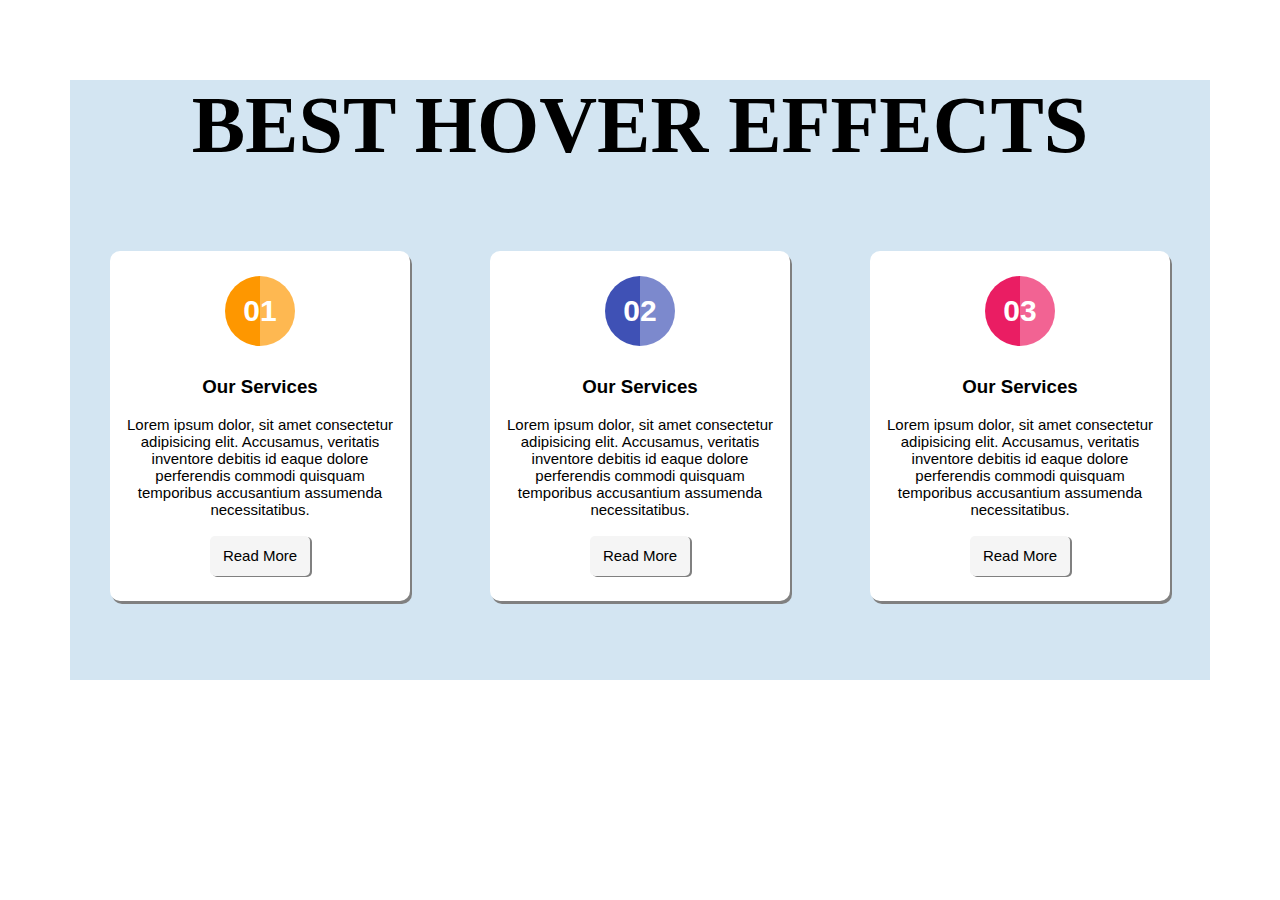
<file: box-project/pro3/index.html>
<!DOCTYPE html>
<html>

<head>
    <title>submition work3</title>
    <link href="css/style.css" rel="stylesheet">
</head>

<body>
    <div class="container">
        <div class="main-box">
		<h1>BEST HOVER EFFECTS</h1>
            <div class="box">
                <div class="circle1"><text>01</text></div>
                <div class="content">
                    <h3>Our Services</h3><br>
                    <p>Lorem ipsum dolor, sit amet consectetur adipisicing elit. Accusamus, veritatis inventore debitis id eaque dolore perferendis commodi quisquam temporibus accusantium assumenda necessitatibus.</p><br>
                    <button>Read More</button>
                </div>

            </div>
             <div class="box2">
                <div class="circle2"><text>02</text></div>
                <div class="content">
                    <h3>Our Services</h3><br>
                    <p>Lorem ipsum dolor, sit amet consectetur adipisicing elit. Accusamus, veritatis inventore debitis id eaque dolore perferendis commodi quisquam temporibus accusantium assumenda necessitatibus.</p><br>
                    <button>Read More</button>
                </div>

                
            </div>
            <div class="box3">
                <div class="circle3"><text>03</text></div>
                <div class="content">
                    <h3>Our Services</h3><br>
                    <p>Lorem ipsum dolor, sit amet consectetur adipisicing elit. Accusamus, veritatis inventore debitis id eaque dolore perferendis commodi quisquam temporibus accusantium assumenda necessitatibus.</p><br>
                    <button>Read More</button>
                </div>

                
            </div>
        </div>
    </div>

</body>

</html>
</file>
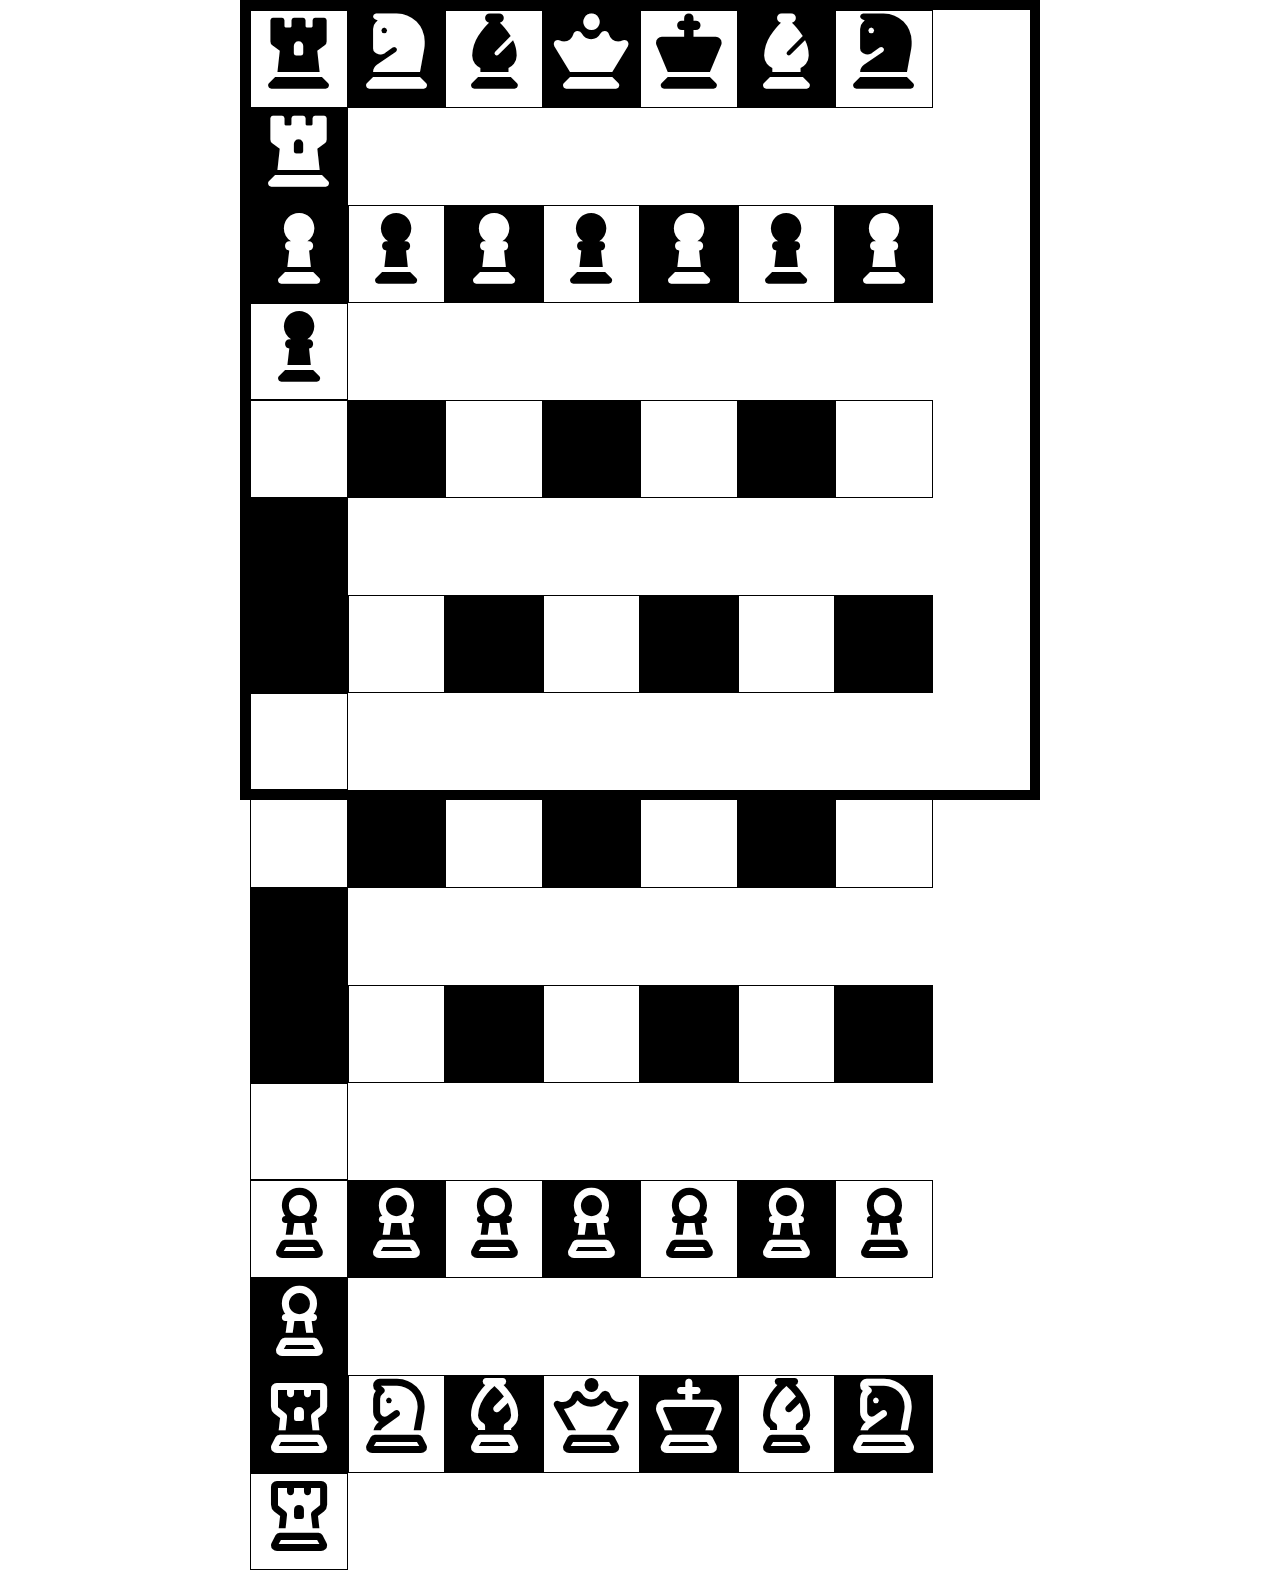
<file: chess/chess.html>
<!doctype html>
<html>
	<head>
		<title>chess</title>
		<link href="css/style.css" rel="stylesheet">
		<link href="css/all.min.css" rel="stylesheet">
	</head>
		<body>
		<center>
			<div class="box">
			<div class="box1"><i class="fa-solid fa-chess-rook"></i></div>
			<div class="box2"><i class="fa-solid fa-chess-knight"></i></div>
			<div class="box1"><i class="fa-solid fa-chess-bishop"></i></div>
			<div class="box2"><i class="fa-solid fa-chess-queen"></i></div>
			<div class="box1"><i class="fa-solid fa-chess-king"></i></div>
			<div class="box2"><i class="fa-solid fa-chess-bishop"></i></div>
			<div class="box1"><i class="fa-solid fa-chess-knight"></i></div>
			<div class="box2"><i class="fa-solid fa-chess-rook"></i></div>
			<div class="clear"></div>
			
			<div class="box2"><i class="fa-solid fa-chess-pawn"></i></div>
			<div class="box1"><i class="fa-solid fa-chess-pawn"></i></div>
			<div class="box2"><i class="fa-solid fa-chess-pawn"></i></div>
			<div class="box1"><i class="fa-solid fa-chess-pawn"></i></div>
			<div class="box2"><i class="fa-solid fa-chess-pawn"></i></div>
			<div class="box1"><i class="fa-solid fa-chess-pawn"></i></div>
			<div class="box2"><i class="fa-solid fa-chess-pawn"></i></div>
			<div class="box1"><i class="fa-solid fa-chess-pawn"></i></div>
			<div class="clear"></div>
			
			<div class="box1"></div>
			<div class="box2"></div>
			<div class="box1"></div>
			<div class="box2"></div>
			<div class="box1"></div>
			<div class="box2"></div>
			<div class="box1"></div>
			<div class="box2"></div>
			<div class="clear"></div>
			
			
			<div class="box2"></div>
			<div class="box1"></div>
			<div class="box2"></div>
			<div class="box1"></div>
			<div class="box2"></div>
			<div class="box1"></div>
			<div class="box2"></div>
			<div class="box1"></div>
			<div class="clear"></div>
			
			<div class="box1"></div>
			<div class="box2"></div>
			<div class="box1"></div>
			<div class="box2"></div>
			<div class="box1"></div>
			<div class="box2"></div>
			<div class="box1"></div>
			<div class="box2"></div>
			<div class="clear"></div>
			
			
			<div class="box2"></div>
			<div class="box1"></div>
			<div class="box2"></div>
			<div class="box1"></div>
			<div class="box2"></div>
			<div class="box1"></div>
			<div class="box2"></div>
			<div class="box1"></div>
			<div class="clear"></div>
			
			<div class="box1"><i class="fa-regular fa-chess-pawn"></i></div>
			<div class="box2"><i class="fa-regular fa-chess-pawn"></i></div>
			<div class="box1"><i class="fa-regular fa-chess-pawn"></i></div>
			<div class="box2"><i class="fa-regular fa-chess-pawn"></i></div>
			<div class="box1"><i class="fa-regular fa-chess-pawn"></i></div>
			<div class="box2"><i class="fa-regular fa-chess-pawn"></i></div>
			<div class="box1"><i class="fa-regular fa-chess-pawn"></i></div>
			<div class="box2"><i class="fa-regular fa-chess-pawn"></i></div>
			<div class="clear"></div>
			
			
			<div class="box2"><i class="fa-regular fa-chess-rook"></i></div>
			<div class="box1"><i class="fa-regular fa-chess-knight"></i></div>
			<div class="box2"><i class="fa-regular fa-chess-bishop"></i></div>
			<div class="box1"><i class="fa-regular fa-chess-queen"></i></div>
			<div class="box2"><i class="fa-regular fa-chess-king"></i></div>
			<div class="box1"><i class="fa-regular fa-chess-bishop"></i></div>
			<div class="box2"><i class="fa-regular fa-chess-knight"></i></div>
			<div class="box1"><i class="fa-regular fa-chess-rook"></i></div>
			<div class="clear"></div>
			</div>
			</center>
		</body>
</html>
</file>
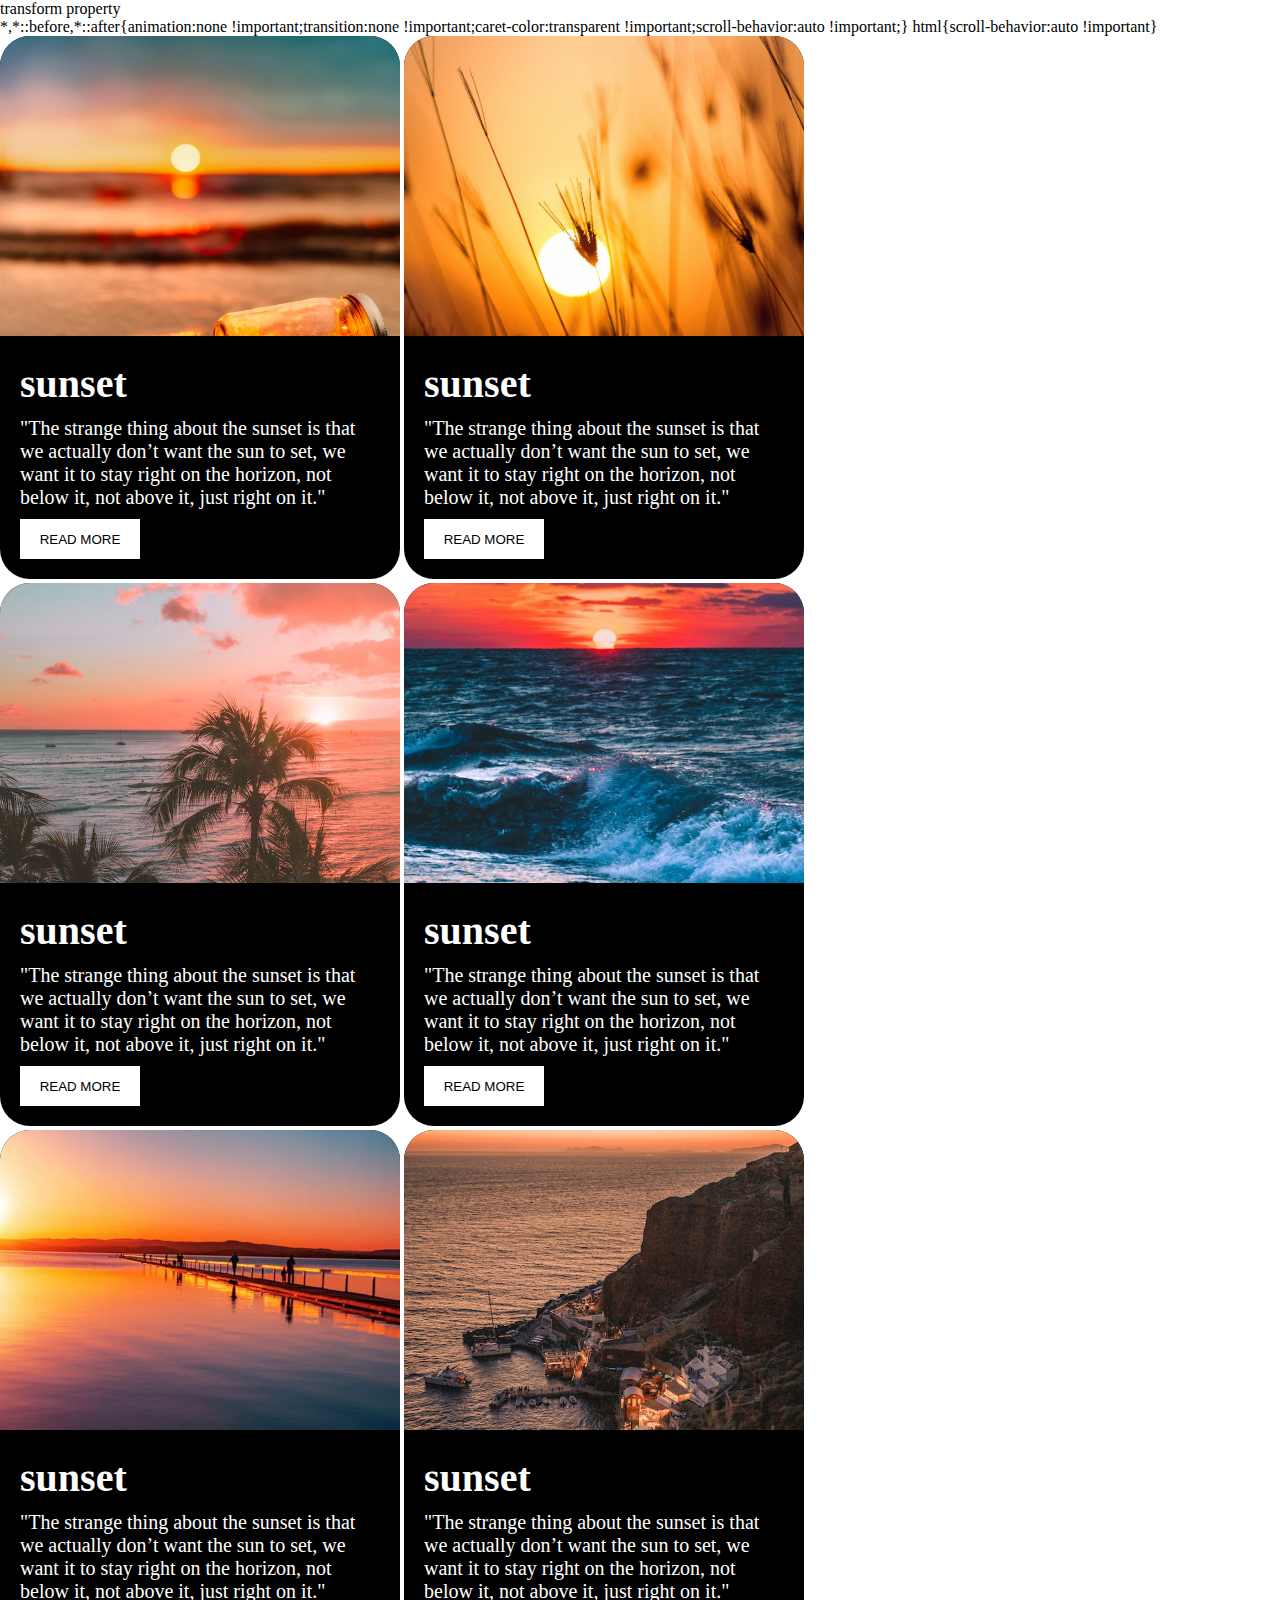
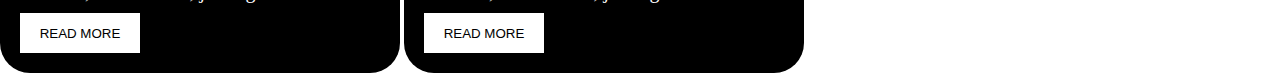
<file: cards/cards/transform.html>
<!doctype html>
<html>
	<head>
	<title>transform property</title>
	<link href="css/style.css" rel="stylesheet">
	</head>
	<body>
		<section>
			<div class="container">
			
			<div class="card">
			<div class="card-img"><img src="img/sunset.jpg"></div>
			<div class="card-content">
			<h1>sunset</h1>
			<p>"The strange thing about the sunset is that we actually don’t want the sun to set, we want it to stay right on the horizon, not below it, not above it, just right on it."</p>
			<button>READ MORE</button>
			</div>
			</div>
			
			<div class="card">
			<div class="card-img"><img src="img/sunset1.jpg"></div>
			<div class="card-content">
			<h1>sunset</h1>
			<p>"The strange thing about the sunset is that we actually don’t want the sun to set, we want it to stay right on the horizon, not below it, not above it, just right on it."</p>
			<button>READ MORE</button>
			</div>
			</div>
			
			<div class="card">
			<div class="card-img"><img src="img/sunset2.jpeg"></div>
			<div class="card-content">
			<h1>sunset</h1>
			<p>"The strange thing about the sunset is that we actually don’t want the sun to set, we want it to stay right on the horizon, not below it, not above it, just right on it."</p>
			<button>READ MORE</button>
			</div>
			</div>
			
			<div class="card">
			<div class="card-img"><img src="img/sunset3.jpeg"></div>
			<div class="card-content">
			<h1>sunset</h1>
			<p>"The strange thing about the sunset is that we actually don’t want the sun to set, we want it to stay right on the horizon, not below it, not above it, just right on it."</p>
			<button>READ MORE</button>
			</div>
			</div>
			
			<div class="card">
			<div class="card-img"><img src="img/sunset4.webp"></div>
			<div class="card-content">
			<h1>sunset</h1>
			<p>"The strange thing about the sunset is that we actually don’t want the sun to set, we want it to stay right on the horizon, not below it, not above it, just right on it."</p>
			<button>READ MORE</button>
			</div>
			</div>
			
			<div class="card">
			<div class="card-img"><img src="img/sunset5.jpeg"></div>
			<div class="card-content">
			<h1>sunset</h1>
			<p>"The strange thing about the sunset is that we actually don’t want the sun to set, we want it to stay right on the horizon, not below it, not above it, just right on it."</p>
			<button>READ MORE</button>
			</div>
			</div>
			
			
			
			</div>	
		</section>
	</body>
</html>
</file>
<file: fluenca/assets/css/font.css>
@font-face {
    font-family: 'IBM Plex Sans';
    src: url('../fonts/../fontsIBMPlexSans-BoldItalic.woff2') format('woff2'),
        url('../fonts/IBMPlexSans-BoldItalic.woff') format('woff');
    font-weight: bold;
    font-style: italic;
    font-display: swap;
}

@font-face {
    font-family: 'IBM Plex Sans';
    src: url('../fonts/IBMPlexSans-ExtraLight.woff2') format('woff2'),
        url('../fonts/IBMPlexSans-ExtraLight.woff') format('woff');
    font-weight: 200;
    font-style: normal;
    font-display: swap;
}

@font-face {
    font-family: 'IBM Plex Sans';
    src: url('../fonts/IBMPlexSans-Light.woff2') format('woff2'),
        url('../fonts/IBMPlexSans-Light.woff') format('woff');
    font-weight: 300;
    font-style: normal;
    font-display: swap;
}

@font-face {
    font-family: 'IBM Plex Sans';
    src: url('../fonts/IBMPlexSans-ExtraLightItalic.woff2') format('woff2'),
        url('../fonts/IBMPlexSans-ExtraLightItalic.woff') format('woff');
    font-weight: 200;
    font-style: italic;
    font-display: swap;
}

@font-face {
    font-family: 'IBM Plex Sans';
    src: url('../fonts/IBMPlexSans-Bold.woff2') format('woff2'),
        url('../fonts/IBMPlexSans-Bold.woff') format('woff');
    font-weight: bold;
    font-style: normal;
    font-display: swap;
}

@font-face {
    font-family: 'IBM Plex Sans';
    src: url('../fonts/IBMPlexSans-Italic.woff2') format('woff2'),
        url('../fonts/IBMPlexSans-Italic.woff') format('woff');
    font-weight: normal;
    font-style: italic;
    font-display: swap;
}

@font-face {
    font-family: 'IBM Plex Sans';
    src: url('../fonts/IBMPlexSans-Thin.woff2') format('woff2'),
        url('../fonts/IBMPlexSans-Thin.woff') format('woff');
    font-weight: 100;
    font-style: normal;
    font-display: swap;
}

@font-face {
    font-family: 'IBM Plex Sans';
    src: url('../fonts/IBMPlexSans-SemiBold.woff2') format('woff2'),
        url('../fonts/IBMPlexSans-SemiBold.woff') format('woff');
    font-weight: 600;
    font-style: normal;
    font-display: swap;
}

@font-face {
    font-family: 'IBM Plex Sans';
    src: url('../fonts/IBMPlexSans-MediumItalic.woff2') format('woff2'),
        url('../fonts/IBMPlexSans-MediumItalic.woff') format('woff');
    font-weight: 500;
    font-style: italic;
    font-display: swap;
}

@font-face {
    font-family: 'IBM Plex Sans';
    src: url('../fonts/IBMPlexSans-Medium.woff2') format('woff2'),
        url('../fonts/IBMPlexSans-Medium.woff') format('woff');
    font-weight: 500;
    font-style: normal;
    font-display: swap;
}

@font-face {
    font-family: 'IBM Plex Sans';
    src: url('../fonts/IBMPlexSans-SemiBoldItalic.woff2') format('woff2'),
        url('../fonts/IBMPlexSans-SemiBoldItalic.woff') format('woff');
    font-weight: 600;
    font-style: italic;
    font-display: swap;
}

@font-face {
    font-family: 'IBM Plex Sans';
    src: url('../fonts/IBMPlexSans-Regular.woff2') format('woff2'),
        url('../fonts/IBMPlexSans-Regular.woff') format('woff');
    font-weight: normal;
    font-style: normal;
    font-display: swap;
}

@font-face {
    font-family: 'IBM Plex Sans';
    src: url('../fonts/IBMPlexSans-LightItalic.woff2') format('woff2'),
        url('../fonts/IBMPlexSans-LightItalic.woff') format('woff');
    font-weight: 300;
    font-style: italic;
    font-display: swap;
}

@font-face {
    font-family: 'IBM Plex Sans';
    src: url('../fonts/IBMPlexSans-ThinItalic.woff2') format('woff2'),
        url('../fonts/IBMPlexSans-ThinItalic.woff') format('woff');
    font-weight: 100;
    font-style: italic;
    font-display: swap;
}

@font-face {
    font-family: 'Manrope';
    src: url('../fonts/Manrope-ExtraLight.woff2') format('woff2'),
        url('../fonts/Manrope-ExtraLight.woff') format('woff');
    font-weight: 200;
    font-style: normal;
    font-display: swap;
}

@font-face {
    font-family: 'Manrope';
    src: url('../fonts/Manrope-ExtraBold.woff2') format('woff2'),
        url('../fonts/Manrope-ExtraBold.woff') format('woff');
    font-weight: bold;
    font-style: normal;
    font-display: swap;
}

@font-face {
    font-family: 'Manrope';
    src: url('../fonts/Manrope-Medium.woff2') format('woff2'),
        url('../fonts/Manrope-Medium.woff') format('woff');
    font-weight: 500;
    font-style: normal;
    font-display: swap;
}

@font-face {
    font-family: 'Manrope';
    src: url('../fonts/Manrope-Light.woff2') format('woff2'),
        url('../fonts/Manrope-Light.woff') format('woff');
    font-weight: 300;
    font-style: normal;
    font-display: swap;
}

@font-face {
    font-family: 'Manrope';
    src: url('../fonts/Manrope-Regular.woff2') format('woff2'),
        url('../fonts/Manrope-Regular.woff') format('woff');
    font-weight: normal;
    font-style: normal;
    font-display: swap;
}

@font-face {
    font-family: 'Manrope';
    src: url('../fonts/Manrope-Bold.woff2') format('woff2'),
        url('../fonts/Manrope-Bold.woff') format('woff');
    font-weight: bold;
    font-style: normal;
    font-display: swap;
}

@font-face {
    font-family: 'Manrope';
    src: url('../fonts/Manrope-SemiBold.woff2') format('woff2'),
        url('../fonts/Manrope-SemiBold.woff') format('woff');
    font-weight: 600;
    font-style: normal;
    font-display: swap;
}

@font-face {
    font-family: 'Manrope';
    src: url('../fonts/Manrope-ExtraLight.woff2') format('woff2'),
        url('../fonts/Manrope-ExtraLight.woff') format('woff');
    font-weight: 200;
    font-style: normal;
    font-display: swap;
}
</file>
<file: fluenca/assets/css/style.css>
* {
	margin: 0;
	padding: 0;
	box-sizing: border-box;
	outline: none;
}

.container {
	max-width: 1520px;
	margin: 0 auto;
	padding-left: 12px;
	padding-right: 12px;
}

.row {
	display: flex;
	flex-wrap: wrap;
	margin-left: -12px;
	margin-right: -12px;
}

.w-1 {
	width: 8.33%;
}

.w-2 {
	width: 16.66%;
}

.w-3 {
	width: 25%;
}

.w-4 {
	width: 33.33%;
}

.w-5 {
	width: 41.66%;
}

.w-6 {
	width: 50%;
}

.w-7 {
	width: 58.33%;
}

.w-8 {
	width: 66.66%;
}

.w-9 {
	width: 75%;
}

.w-10 {
	width: 83.33%;
}

.w-11 {
	width: 91.66%;
}

.w-12 {
	width: 100%;
}

.w-1,
.w-2,
.w-3,
.w-4,
.w-5,
.w-6,
.w-7,
.w-8,
.w-9,
.w-10,
.w-11,
.w-12,
{
padding-left: 12px;
padding-right: 12px;
}

a {
	text-decoration: none;
	display: inline-block;
}

ul,
ol {
	list-style: none;
}

img {
	width: 100%;
	display: block;
}

.d-flex {
	display: flex;
	flex-wrap: wrap;
}

.justify-end {
	justify-content: flex-end;
}

.align-center {
	align-items: center;
}

.justify-center {
	justify-content: center;
}

.justify-between {
	justify-content: space-between;
}

.justify-evenly {
	justify-content: space-evenly;
}

.justify-around {
	justify-content: space-around;
}

.justify-start {
	justify-content: start;
}

:root {
	--primary-color: #7963e0;
	--secondary-color: #24284D;
	--black-color: #000;
	--white-color: #fff;
	--text-color: #525666;
	--border-color: #ececec;
	--blue-color: #67bcee;
	--yellow-color: #fcc040;
	--red-color: #dd3333;
	--fs-13: 13px;
	--fs-14: 14px;
	--fs-16: 16px;
	--fs-18: 18px;
	--fs-15: 15px;
	--fs-24: 24px;
	--fs-72: 72px;
	--fs-30: 30px;
	--fs-32: 32px;
	--fw-100: 100;
	--fw-200: 200;
	--fw-300: 300;
	--fw-400: 400;
	--fw-500: 500;
	--fw-600: 600;
	--fw-700: 700;
	--fw-800: 800;
	--fw-900: 900;
	--manrope: 'Manrope';
	--ibm: 'IBM Plex Sans';
	--lh: 1.5px;
}

.header {
	padding: 10px;
}

.header .h-menu ul li {
	padding: 0 15px;

}

.header .h-menu ul li a {
	color: var(--secondary-color);
	font-family: var(--manrope);
	font-size: var(--fs-18);
	font-weight: var(--fw-600);
	transition: 0.5s;

}

.header .h-menu>ul>li>a:hover {
	color: var(--primary-color);
}

.header .h-menu ul li i {
	font-size: var(--fs-14);
	padding: 0 5px;
}

.dropdown {
	position: absolute;
	text-align: center;
	background: #fff;
	color: var(--white-color);
	box-shadow: 0 0 10px rgba(0, 0, 0, 0.1);
	border-radius: 5px;
	opacity: 0;
	top: 70px;
	visibility: hidden;
	transition: 0.5s;

}

.dropdown ul li {
	transition: 0.5s;
	border-radius: 5px;
	overflow: hidden;

}

.dropdown ul li:hover {
	background: var(--primary-color);

}

.dropdown ul li:hover a {
	color: white;
}

.dropdown ul li a {
	padding: 8px;
	font-size: var(--fs-16);
	font-family: var(--manrope);
	font-weight: var(--fw-500);
	color: #000;
}

.toggle i:hover .dropdown {
	visibility: visible;
	opacity: 1;
	top: 50px;
}

.h-menu ul li:hover .dropdown {
	visibility: visible;
	opacity: 1;
	top: 50px;
}


.header .btn button {
	width: 136px;
	height: 54px;
	background-color: var(--primary-color);
	color: var(--white-color);
	font-size: var(--fs-16);
	font-family: var(--ibm);
	font-weight: var(--fw-400);
	border: 0;
	border-radius: 50px 50px 0 50px;
	transition: 0.6s;
}

.header .btn button:hover {
	background-color: #e2e3fc;
	color: var(--primary-color);
}

/* banner start */

.banner-content {
	padding: 0 200px;
	margin-top: 50px;
	text-align: center;
}

.banner-content h1 {
	font-family: var(--manrope);
	color: var(--secondary-color);
	font-size: 59px;
	font-weight: var(--fw-800);
}

.banner-content p {
	font-family: var(--ibm);
	color: var(--text-color);
	font-size: var(--fs-16);
	font-weight: var(--fw-400);
}

.banner-content button {
	width: 211px;
	height: 62px;
	padding: 20px 40px;
	background-color: var(--primary-color);
	color: var(--white-color);
	font-size: var(--fs-16);
	font-family: var(--ibm);
	font-weight: var(--fw-500);
	border: 0;
	border-radius: 50px 50px 0 50px;
	margin-top: 30px;
	transition: 0.6s;
}

.banner-content button:hover {
	background-color: #e2e3fc;
	color: var(--primary-color);
}

/* banner end */
/* tri start */
.tri {
	padding: 0 100px;
	margin-top: 50px;
	position: relative;
	overflow: hidden;

}

.tri .img-1 {
	background: linear-gradient(0deg, rgba(73, 51, 81, 1) 0%, rgba(148, 105, 162, 1) 50%, rgba(255, 255, 255, 1) 100%);
	border-radius: 250px 250px 0 0;
	background-size: 350px 500px;
	margin-bottom: -140px;
	position: initial;


}

.tri .img-3 {
	background: linear-gradient(0deg, rgba(73, 51, 81, 1) 0%, rgba(148, 105, 162, 1) 50%, rgba(255, 255, 255, 1) 100%);
	border-radius: 250px 250px 0 0;
	margin-bottom: -125px;
}

.tri .img-2 {
	background: linear-gradient(0deg, rgba(73, 51, 81, 1) 0%, rgba(148, 105, 162, 1) 50%, rgba(255, 255, 255, 1) 100%);
	border-radius: 250px 250px 0 0;

}

.img-1,
.img-2,
.img-3 {
	margin: 0 30px;



}

.img-1 img,
.img-2 img,
.img-3 img {

	width: 100%;
	margin: 0 auto;

}

/* tri end */
/* slider start */
.slider {
	padding: 0 10px;
	margin: 10px 0;
	border-bottom: 1px solid var(--border-color);
}

/* slider end */
/* social start */
.social {
	padding: 0 50px;
	margin: 10px 0;
}

/* social end */

/* promo start */
.publishing {
	padding: 0 20px;
	margin: 50px 0;
}

.card-img {
	width: 406px;
	height: 300px;
	border-radius: 20px 20px 0 0px;
	overflow: hidden;
	position: relative;
}

.card-img img {
	width: 100%;
	height: 100%;
	transition: 0.4s ease-in-out;
}

.card-img img:hover {
	scale: 1.3;
}

.card-img .color-filter {
	background-color: var(--primary-color);
	position: absolute;
	top: 0;
	right: 0;
	width: 100%;
	height: 100%;
	opacity: 0.5;
	pointer-events: none;
}

.card-content {
	background-color: var(--white-color);
	border-radius: 0 0 20px 20px;
	padding: 20px;
	width: 406px;
	height: 135px;

}

.card-content h1 {
	text-align: center;
	color: var(--primary-color);
	font-family: var(--manrope);
	font-size: var(--fs-24);
	font-weight: var(--fw-600);
}

.card-content p {
	text-align: center;
	color: var(--text-color);
	font-family: var(--ibm);
	font-size: var(--fs-16);
	font-weight: var(--fw-400);
	padding-top: 10px;
}

.publishing .card-content,
.publishing .card-img {
	box-shadow: 0 0 15px rgba(0, 0, 0, 0.2);
}

/* promo end */


/* creative start */
.creative {
	background-color: #e9e7f3;
	background-position: ;
	padding: 0 10px;
	margin-top: 150px;
}

.b-content {
	padding: 50px 80px 50px 50px;
}

.b-content h4 {
	font-family: var(--manrope);
	font-size: var(--fs-14);
	color: var(--primary-color);
	font-weight: var(--fw-600);
}

.b-content h2 {
	font-family: var(--manrope);
	font-size: 44px;
	color: var(--secondary-color);
	font-weight: var(--fw-800);
	margin-top: 10px;
}

.b-content p {
	font-family: var(--ibm);
	font-size: var(--fs-16);
	color: var(--text-color);
	font-weight: var(--fw-400);
	margin-top: 10px;
}

.main-line {
	position: relative;
	width: 100%;
	height: 21px;
	margin-top: 25px;
	margin-bottom: 40px;

}

.main-line h2 {
	color: var(--primary-color);
	font-weight: var(--fw-600);
	font-family: var(--manrope);
	font-size: var(--fs-16);
	margin-bottom: 5px;
}

.line {
	position: absolute;
	width: 100%;
	height: 100%;
	background-color: var(--white-color);
	border-radius: 10px;
	padding: 0 0 0 15px;
}

.sub-line {
	position: absolute;
	width: 85%;
	height: 100%;
	background-color: var(--primary-color);
	border-radius: 10px;
	padding: 0 0 0 15px;
	position: relative;

}

.sub-line p {
	position: absolute;
	color: var(--white-color);
	font-size: var(--fs-13);
	font-family: var(--ibm);
	right: 15px;
	bottom: 20%;
	font-weight: var(--fw-500);

}

.b-content .main-line:nth-child(5) .sub-line {
	width: 92%;
}

.b-content .main-line:nth-child(6) .sub-line {
	width: 67%;
}

.b-img img {
	width: 90%;
	height: 700px;
	object-fit: cover;
	object-position: center center;
	border-radius: 30px 30px 30px 0px;
	margin-top: -70px;
}

/* creative end */

/* product start */
.product {
	padding: 0 10px;
	text-align: center;
	margin-top: 60px;
	margin-bottom: 50px;
}

.attention h3 {
	color: var(--primary-color);
	font-family: var(--manrope);
	font-size: var(--fs-14);
	font-weight: var(--fw-500);
}

.attention h2 {
	color: var(--secondary-color);
	font-family: var(--manrope);
	font-size: 44px;
	font-weight: var(--fw-700);
	margin: 20px 5px;
}

.ads-placement {
	margin: 0 30px;
	border-radius: 10px;
	overflow: hidden;
	box-shadow: 0 0 20px 20px rgba(0, 0, 0, 0.1);
}

.ads-img {
	width: 25%;
	height: 300px;
	position: relative;

}

.ads-img img {
	width: 100%;
	height: 100%;
	object-fit: cover;
	object-position: center;

}

.ads-img:hover .color-filter {
	width: 100%;
	height: 100%;
	background-color: var(--primary-color);
	position: absolute;
	top: 0;
	opacity: 0.5;
	transition: 0.5s ease-in-out;
}

.ads-content {
	width: 25%;
	height: 300px;
	padding: 32px;

}

.ads-content h2 {
	color: var(--primary-color);
	font-family: var(--manrope);
	font-size: var(--fs-24);
	font-weight: var(--fw-600);
}

.ads-content p {
	color: var(--text-color);
	font-size: var(--fs-16);
	font-family: var(--ibm);
	font-weight: var(--fw-400);
}

.ads-content button {
	width: 121px;
	height: 44px;
	background-color: var(--primary-color);
	border: 0;
	border-radius: 50px 50px 0 50px;
	transition: 0.6s;
}

.ads-content button a {
	color: var(--white-color);
	font-size: var(--fs-16);
	font-family: var(--ibm);
	font-weight: var(--fw-400);
	transition: 0.6s;
}

.ads-content button:hover {
	background-color: #e2e3fc;

}

.ads-content button:hover a {
	color: var(--primary-color);
}

/* product end */
/* serve start */
.serve {
	padding: 32px;
	margin: 30px;
	background-color: var(--white-color);
	box-shadow: 0 0 20px 20px rgba(0, 0, 0, 0.1);
	border-radius: 10px;
}

.serve h1 {
	color: var(--secondary-color);
	font-family: var(--manrope);
	font-size: var(--fs-32);
	font-weight: var(--fw-600);
}

.serve p {
	color: var(--text-color);
	font-size: var(--fs-16);
	font-family: var(--ibm);
	font-weight: var(--fw-400);

}

.serve .w-4:nth-child(2) {
	border-right: 1px solid var(--border-color);
	padding: 30px;
}

.serve .number {
	padding: 20px;
}

.serve .numbers h2 {
	color: var(--primary-color);
	font-family: var(--manrope);
	font-size: 58px;
	font-weight: var(--fw-700);
	text-align: center;
}

.serve .numbers p {
	color: var(--text-color);
	font-size: var(--fs-16);
	font-family: var(--ibm);
	font-weight: var(--fw-400);
	text-align: center;
}

/* serve end  */

/* success start */
.mask {
	padding: 0 10px;
	margin: 25px 0;
	position: relative;
}

.mask img:first-child {
	max-width: 100%;
	-webkit-mask: url('../img/masking_4.png');
	-webkit-mask-size: cover;
	-webkit-mask-position: center center;
	-webkit-mask-repeat: no-repeat;
}

#img1 {
	position: absolute;
	top: 25%;
	right: 15%;

}

#img2 {
	position: absolute;
	top: 10%;
	right: 27%;

}

#img3 {
	position: absolute;
	top: 15%;
	left: 20%;

}

#img4 {
	position: absolute;
	bottom: 0;
	right: 10%;

}

#img5 {
	position: absolute;
	bottom: 25%;
	left: -20px;

}

.media-content span {
	font-size: var(--fs-14);
	font-family: var(--manrope);
	text-transform: uppercase;
	font-weight: var(--fw-600);
	color: var(--primary-color);
}

/* success end */
.swiper {
	width: 100%;
	height: 100%;
}

.swiper-slide {
	text-align: center;
	font-size: 18px;
	background: #fff;
	display: flex;
	justify-content: center;
	align-items: center;
}

.swiper-slide img {
	display: block;
	width: 100%;
	height: 100%;
	object-fit: cover;
}

.swiper {
	margin-left: auto;
	margin-right: auto;
}

/* support section start */
.support {
	background-color: transparent;
	background: var(--primary-color);

}

.support h3 {
	color: var(--white-color);
	font-family: var(--manrope);
	font-size: var(--fs-14);
	font-weight: var(--fw-500);
	text-align: center;
	margin-top: 60px;
}

.support h2 {
	color: var(--white-color);
	font-family: var(--manrope);
	font-size: 44px;
	font-weight: var(--fw-700);
	text-align: center;
	margin-top: 20px;
	margin-bottom: 50px;
}

.service-card {
	background-color: var(--white-color);
	border-radius: 15px;
	width: 400px;
	height: 375px;
	padding: 48px;
	box-shadow: 0 0 20px 20px rgba(0, 0, 0, 0.1);
	margin-bottom: -275px;
	text-align: center;
}

.service-card i {
	padding: 30px;
	font-size: var(--fs-32);
	color: var(--primary-color);
	border-radius: 50%;
	background-color: #e3e2fc;
}

.service-card h3 {
	font-size: var(--fs-24);
	font-family: var(--manrope);
	color: var(--secondary-color);
	font-weight: var(--fw-500);
	margin-top: 0;
}

.service-card p {
	color: var(--text-color);
	font-size: var(--fs-16);
	font-family: var(--ibm);
	font-weight: var(--fw-400);
	margin-top: 5px;
}

.service-card button {
	width: 123px;
	height: 48px;
	padding: 10px;
	background-color: var(--primary-color);
	border: 0;
	border-radius: 50px 50px 0 50px;
	margin-top: 30px;
	transition: 0.6s;
	text-align: center;

}

.service-card button:hover {
	background-color: #e2e3fc;
	color: var(--primary-color);
}

.service-card button i {
	padding: 0;
	color: var(--white-color);
	font-size: var(--fs-16);
	background-color: transparent;
	transition: 0.3s;
}

.service-card button a {
	color: var(--white-color);
	font-family: var(--ibm);
	font-size: var(--fs-16);
	font-weight: var(--fw-500);
	transition: 0.3s;
	text-transform: capitalize;
}

.service-card button:hover a,
.service-card button:hover i {
	color: var(--primary-color);
}

.services .w-4:nth-child(2) button {
	width: 153px;
}

/* support section end */

/* brands section start */
.brands-section {
	margin: 25px 0;
	padding: 0 10px;
}

.brands {
	text-align: center;
}

.brands h3 {
	font-family: var(--manrope);
	font-size: var(--fs-14);
	color: var(--primary-color);
	font-weight: var(--fw-500);
	margin-bottom: 15px;
}

.brands h2 {
	font-family: var(--manrope);
	font-size: 44px;
	color: var(--secondary-color);
	font-weight: var(--fw-700);
	margin-bottom: 15px;
}

.brand-content {
	background-color: #e3e2fc38;
	border-radius: 10px;
	width: 300px;
	height: 282px;
	padding: 30px;
	text-align: center;
	margin: 15px 0;
	transition: 0.5s;

}

.brand-content img {
	margin: auto;
}

.brand-content:hover {
	background-color: #fff;
	box-shadow: 0 0 30px 5px rgba(0, 0, 0, 0.1);
}

	{
	margin: 0 auto 15px auto;
	width: 100px;
}

.brand-content h2 {
	font-family: var(--manrope);
	font-size: var(--fs-24);
	color: var(--secondary-color);
	font-weight: var(--fw-600);
	margin-bottom: 15px;
}

.brand-content p {
	color: var(--text-color);
	font-family: var(--ibm);
	font-size: var(--fs-16);
	font-weight: var(--fw-400);
}

/* brands section end */
/* footer start */
.footer {
	background-color: #9784e9;
	padding: 50px 100px;
}

.media-img {
	padding: 10px;
	width: 620px;
	height: 700px;
	position: relative;
	align-content: center;
}

.media-img img {
	width: 100%;
	height: 100%;
	object-fit: cover;
	border-radius: 15px;
}

.circle {
	position: absolute;
	width: 215px;
	height: 215px;
	background-color: var(--white-color);
	text-align: center;
	align-content: center;
	bottom: -20px;
	right: -5px;
	border-radius: 50%;
	box-shadow: 0 0 20px rgba(0, 0, 0, 0.2);

}

.circle h1 {
	font-size: 58px;
	font-family: var(--manrope);
	font-weight: var(--fw-800);
	color: var(--primary-color);

}

.circle p {
	font-size: var(--fs-14);
	font-family: var(--manrope);
	font-weight: var(--fw-600);
	color: var(--secondary-color);
}

.media-content {
	padding: 48px 70px 48px 25px;
}

.media-content>h2 {
	font-size: 44px;
	font-family: var(--manrope);
	font-weight: var(--fw-900);
	color: var(--secondary-color);
	margin-bottom: 20px;

}

.media-content>p {
	font-size: var(--fs-16);
	font-family: var(--ibm);
	font-weight: var(--fw-400);
	color: var(--text-color);
	margin-bottom: 10px;
}

.media-content>.w-2 {
	align-items: center;
	align-content: center;
	justify-content: start;
	display: flex;
}

.media-content>.w-2,
.media-content>.w-10 {
	margin-top: 25px;
}

.media-content>.w-2 i {
	padding: 20px;
	background-color: #e3e2fc;
	color: var(--primary-color);
	border-radius: 50%;
	font-size: 30px;
}

.media-content>.w-10 h2 {
	font-size: var(--fs-24);
	font-family: var(--manrope);
	font-weight: var(--fw-500);
	color: #525666;

}

.media-content>.w-10 p {
	font-family: var(--ibm);
	font-weight: var(--fw-400);
	color: var(--text-color);
}

.media-content .w-10:nth-child(6),
.media-content .w-2:nth-child(5) {
	padding-bottom: 20px;
	border-bottom: 1px solid var(--border-color);
	margin-bottom: 20px;
}

.f-content {
	color: var(--white-color);
}

.f-content p {
	font-family: var(--ibm);
	font-size: var(--fs-16);
	font-weight: var(--fw-400);
	margin-left: 50px;
}

.location {
	padding: 25px;
}

.location h2 {
	color: var(--white-color);
	font-family: var(--manrope);
	font-weight: var(--fw-500);
	font-size: var(--fs-14);
	margin-bottom: 25px;
}

.location p {
	font-size: var(--fs-24);
	font-family: var(--manrope);
	font-weight: var(--fw-600);
	color: var(--white-color);
}

.location button {
	width: 211px;
	height: 62px;
	padding: 20px 40px;
	background-color: var(--primary-color);
	color: var(--white-color);
	font-size: var(--fs-16);
	font-family: var(--ibm);
	font-weight: var(--fw-500);
	border: 0;
	border-radius: 50px 50px 0 50px;
	margin-top: 30px;
	transition: 0.6s;
}

.location button:hover {
	background-color: #e2e3fc;
	color: var(--primary-color);
}

.footer-1>.w-8 .w-6:nth-child(2) button {
	padding: 20px 20px;
}

.footer-1 {
	border-bottom: 1px solid var(--border-color);
}

.footer-2 button {
	width: 28px;
	height: 28px;
	border-radius: 10px;
	background: #e2e3fc;
	color: var(--primary-color);
	border: 0;
	margin-left: 10px;
	transition: 0.5s;

}

.footer-2 {
	margin-top: 10px;
	color: var(--white-color);
}

.footer-2 p {
	font-size: var(--fs-13);
	font-family: var(--ibm);
	font-weight: var(--fw-400);
}

.footer-2 button:hover {
	background-color: var(--primary-color);
	color: var(--white-color);
}

.image {
	position: relative;
	background: linear-gradient(0deg, rgb(238, 204, 240) 0%, rgb(249, 217, 249) 50%, rgba(255, 255, 255, 1) 100%);
}

.curv {
	position: absolute;
	bottom: -1px;
	left: 0;
	width: 100%;
	overflow: hidden;
	line-height: 0;
	fill: var(--white-color);
}

.curv svg {
	position: relative;
	display: block;
	width: calc(100% + 1.3px);
	height: 110px;

}

/* footer end */
/* sign start */
.sign {
	padding: 40px 50px;
	background-color: #9784e9;
	border-radius: 30px;
	width: 80%;
	margin-left: 200px;
	margin-bottom:-50px;
}

.social {
	position: relative;
}

.sign img {
	width: 100%;
	height: 200px;
	position: absolute;
	left: -70px;
	top: -45px;
}

.sign h1 {
	padding: 20px 40px;
	font-size: 40px;
	color: var(--white-color);
}

.sign form input {
	padding: 20px 30px;
	width: 100%;
	border: none;
	border-radius: 30px;
	margin-bottom: 10px;
}

.sign button {
	background-color: #7963e0;
	color: var(--white-color);
	padding: 15px 30px;
	font-size: var(--fs-24);
	width: 100%;
	border: none;
	border-radius: 30px;
}

.sign button p {
	padding-left: 10px;
}

/* sign end */
</file>
<file: fluenca/assets/css/media.css>
:root {
	--primary-color: #7963e0;
	--secondary-color: #24284D;
	--black-color: #000;
	--white-color: #fff;
	--text-color: #525666;
	--border-color: #ececec;
	--blue-color: #67bcee;
	--yellow-color: #fcc040;
	--red-color: #dd3333;
	--fs-13: 13px;
	--fs-14: 14px;
	--fs-16: 16px;
	--fs-18: 18px;
	--fs-15: 15px;
	--fs-24: 24px;
	--fs-72: 72px;
	--fs-30: 30px;
	--fs-32: 32px;
	--fw-100: 100;
	--fw-200: 200;
	--fw-300: 300;
	--fw-400: 400;
	--fw-500: 500;
	--fw-600: 600;
	--fw-700: 700;
	--fw-800: 800;
	--fw-900: 900;
	--manrope: 'Manrope';
	--ibm: 'IBM Plex Sans';
	--lh: 1.5px;
}
.pytb{
    padding-top: 12px;
    padding-bottom:12px ;
}
.pylb{
    padding-left: 12px;
    padding-right: 12px;
}

@media(max-width:575px){
    .w-xs-1{
        width:8.33%;
    }
    .w-xs-2{
        width:16.66%;
    }
    .w-xs-3{
        width:25%;
    }
    .w-xs-4{
        width:33.33%;
    }
    .w-xs-5{
        width:41.66%;
    }
    .w-xs-6{
        width:50%;
    }
    .w-xs-7{
        width:58.33%;
    }
    .w-xs-8{
        width:66.66%;
    }
    .w-xs-9{
        width:75%;
    }
    .w-xs-10{
        width:83.33%;
    }
    .w-xs-11{
        width:91.66%;
    }
    .w-xs-12{
        width:100%;
    }
    .d-md-none{
        display: none;
        visibility: hidden;
    }
   
.banner-content {
	padding: 0 60px;
	margin-top: 50px;
	text-align: center;
}

    .banner h1{
        font-size:var(--fs-24) ;
    }
    .banner p{
        margin-top: 5px;
        font-size: var(--fs-14);
    }
    .curv svg{
        height: 50px;
    }
    .img-1 img,
.img-2 img,
.img-3 img {
	width:100px;

}
.image .img-1{
    margin-bottom: -20px;
}
.image .img-3{
    margin-bottom: -20px;
}

.social{
    padding: 0;
}

.b-img img {
    width: 100%;
    height: 250px;
    object-fit: cover;
    object-position: center center;
    border-radius: 30px 30px 30px 0px;
    margin-top: 0;
}
.ads-img{
    width: 100%;
}
.ads-content{
    width: 100%;
}
#img1,#img2,#img3,#img4,#img5{
    visibility: hidden;

}
.service-card{
    margin-bottom: 0;
}
.brand-content img{
    width: 80px;
}


}
@media(min-width:576px){
    .w-sm-1{
        width:8.33%;
    }
    .w-sm-2{
        width:16.66%;
    }
    .w-sm-3{
        width:25%;
    }
    .w-sm-4{
        width:33.33%;
    }
    .w-sm-5{
        width:41.66%;
    }
    .w-sm-6{
        width:50%;
    }
    .w-sm-7{
        width:58.33%;
    }
    .w-sm-8{
        width:66.66%;
    }
    .w-sm-9{
        width:75%;
    }
    .w-sm-10{
        width:83.33%;
    }
    .w-sm-11{
        width:91.66%;
    }
    .w-sm-12{
        width:100%;
    }
    .d-md-none{
        display: none;
        visibility: hidden;
    }
  
.banner-content {
	padding: 0 40px;
	margin-top: 50px;
	text-align: center;
}

    .banner h1{
        font-size:var(--fs-24) ;
    }
    .banner p{
        margin-top: 5px;
        font-size: var(--fs-14);
    }
    .curv svg{
        height: 50px;
    }
    .img-1 img,
.img-2 img,
.img-3 img {
	width:150px;

}
.image .img-1{
    margin-bottom: -45px;
}
.image .img-3{
    margin-bottom: -40px;
}
.ads-img{
    width: 100%;
}
.ads-content{
    width: 100%;
}
.social{
    padding: 0;
}

.b-img img {
    width: 100%;
    height: 300px;
    object-fit: cover;
    object-position: center center;
    border-radius: 30px 30px 30px 0px;
    margin-top: 0;
}
#img1,#img2,#img3,#img4,#img5{
    visibility: hidden;

}
.service-card{
    margin-bottom: 0;
}
.brand-content img{
    width: 80px;
}

}
@media(min-width:768px){
    .w-md-1{
        width:8.33%;
    }
    .w-md-2{
        width:16.66%;
    }
    .w-md-3{
        width:25%;
    }
    .w-md-4{
        width:33.33%;
    }
    .w-md-5{
        width:41.66%;
    }
    .w-md-6{
        width:50%;
    }
    .w-md-7{
        width:58.33%;
    }
    .w-md-8{
        width:66.66%;
    }
    .w-md-9{
        width:75%;
    }
    .w-md-10{
        width:83.33%;
    }
    .w-md-11{
        width:91.66%;
    }
    .w-md-12{
        width:100%;
    }
    .d-md-none{
        display: none;
        visibility: hidden;
    }
    
.banner-content {
	padding: 0 ;
	margin-top: 50px;
	text-align: center;
}

    .banner h1{
        font-size:var(--fs-24) ;
    }
    .banner p{
        margin-top: 5px;
        font-size: var(--fs-14);
    }
    .curv svg{
        height: 50px;
    }
    .img-1 img,
.img-2 img,
.img-3 img {
	width:200px;

}
.image .img-1{
    margin-bottom: -62px;
}
.image .img-3{
    margin-bottom: -55px;
}
.ads-img{
    width: 25%;
}
.ads-content{
    width: 25%;
}
.social{
    padding: 0;
}

.b-img img {
    width: 100%;
    height: 350px;
    object-fit: cover;
    object-position: center center;
    border-radius: 30px 30px 30px 0px;
    margin-top: 0;
}
#img1,#img2,#img3,#img4,#img5{
    visibility: hidden;

}
.service-card{
    margin-bottom: 0;
}
.brand-content img{
    width: 80px;
}

  

}
@media(min-width:992px){
    .w-lg-1{
        width:8.33%;
    }
    .w-lg-2{
        width:16.66%;
    }
    .w-lg-3{
        width:25%;
    }
    .w-lg-4{
        width:33.33%;
    }
    .w-lg-5{
        width:41.66%;
    }
    .w-lg-6{
        width:50%;
    }
    .w-lg-7{
        width:58.33%;
    }
    .w-lg-8{
        width:66.66%;
    }
    .w-lg-9{
        width:75%;
    }
    .w-lg-10{
        width:83.33%;
    }
    .w-lg-11{
        width:91.66%;
    }
    .w-lg-12{
        width:100%;
    }
    .d-lg-none{
        display: none;
        visibility: hidden;
    }
    .d-lg-visible{
        display: flex;
        visibility: visible;
    }
    .banner{
        padding: 0 200px;
    }
    .banner h1{
        font-size:59px ;
    }
    .banner p{
        margin-top: 5px;
        font-size: var(--fs-16);
    }
    .curv svg{
        height: 110px;
    }
    .img-1 img,
.img-2 img,
.img-3 img {
	width:100%;

}
.image .img-1{
    margin-bottom: -75px;
}
.image .img-3{
    margin-bottom: -65px;
}
.b-img img{
    height: 700px;
    margin-top: -70px;
}
#img1,#img2,#img3,#img4,#img5{
    visibility: visible;
}
#img1{
    width: 80px;
    right: 10%;
}
#img2{
    width: 100px;
    right: 17%;
}
#img3{
    width: 100px;
}
#img4{
    width: 170px;
    right: 5%;
}
#img5{
    width: 170px;
    bottom: 15%;
	left: -5px;
}
}
@media(min-width:1200px){
    .w-xl-1{
        width:8.33%;
    }
    .w-xl-2{
        width:16.66%;
    }
    .w-xl-3{
        width:25%;
    }
    .w-xl-4{
        width:33.33%;
    }
    .w-xl-5{
        width:41.66%;
    }
    .w-xl-6{
        width:50%;
    }
    .w-xl-7{
        width:58.33%;
    }
    .w-xl-8{
        width:66.66%;
    }
    .w-xl-9{
        width:75%;
    }
    .w-xl-10{
        width:83.33%;
    }
    .w-xl-11{
        width:91.66%;
    }
    .w-xl-12{
        width:100%;
    }
    .d-lg-none{
        display: none;
        visibility: hidden;
    }
    .banner{
        padding: 0 200px;
    }
    .banner h1{
        font-size:59px ;
    }
    .banner p{
        margin-top: 5px;
        font-size: var(--fs-16);
    }
    .curv svg{
        height: 110px;
    }
    .img-1 img,
.img-2 img,
.img-3 img {
	width:100%;

}
.image .img-1{
    margin-bottom: -145px;
}
.image .img-3{
    margin-bottom: -127px;
}
  

}
@media(min-width:1400px){
    .w-xxl-1{
        width:8.33%;
    }
    .w-xxl-2{
        width:16.66%;
    }
    .w-xxl-3{
        width:25%;
    }
    .w-xxl-4{
        width:33.33%;
    }
    .w-xxl-5{
        width:41.66%;
    }
    .w-xxl-6{
        width:50%;
    }
    .w-xxl-7{
        width:58.33%;
    }
    .w-xxl-8{
        width:66.66%;
    }
    .w-xxl-9{
        width:75%;
    }
    .w-xxl-10{
        width:83.33%;
    }
    .w-xxl-11{
        width:91.66%;
    }
    .w-xxl-12{
        width:100%;
    }
    .d-lg-none{
        display: none;
        visibility: hidden;
    }

}
</file>
<file: box-project/pro1/css/style.css>
*{
	margin:0;
	padding:0;
	box-sizing:border-box;
}
.container{
	width:1370px;
	margin:0 auto;
}
.main{
	background-color:#efefef;
	width:100%;
	height:800px;
	margin: 100px auto;
	display:flex;
	
}
.boxA,.boxB,.boxC,.boxD{
	width:250px;
	height:253px;
	background-color:white;
	margin:250px auto ;
	border-radius:15px;
	overflow:hidden;
}
i{
	margin:15px;
	font-size:40px;
}
.btn1,.btn2,.btn3,.btn4{
	padding:01 10px;
	background-color:#fa6f2e;
	width:100%;
	height:30px;
	text-align:center;
}
.btn2{
	background-color:#bd388b;
}	
.btn3{
	background-color:#1f897e;
}	
.btn4{
	background-color:#6ab935;
}	
p{
	text-align:center;
	color:gray;
	font-weight:200px;
}	
button{
	margin-top:20px;
	height:30px;
	background-color:#FF5733;
	color:white;
	border:none;
	padding:5px;
}
.box1,.box2,.box3,.box4{
	height:15px; 
	margin-top:30px;
	background-color:#ed5a21;
}
.box2{
	background-color:#bb3884;
}
.box3{
	background-color:#3D847A;
}
.box4{
	background-color:#6ab935;
}
.color1,.color2,.color3,.color4{
	background-color:#ed5a21;
	font-size:15px;
	border:0.5px solid #FFF;
}
.color2{
	background-color:#bd388b;
}
.color3{
	background-color:#1f897e;
}
.color4{
	background-color:#6ab935 ;
}
.boxA i{
	color:#fa6f2e;
}
.boxB i{
	color:#bd388b;
}
.boxC i{
	color:#1f897e;
}
.boxD i{
	color:#6ab935;
}
</file>
<file: box-project/pro2/css/style.css>
*{
    margin:0;
    padding:0;
    box-sizing:border-box;
}
.container{
    width:1140px;
    margin:0 auto;
}
.main-box{
    width:100%;
    height:600px;
    display:flex;
    flex-wrap:wrap;
    background-color:#efefef;
    margin:50px 0;
	align-content:center;
   

}
.box1{
    width:320px;
    height:150px;
    background-color:#34495f;
    margin:40px 5px;
    margin-left:86px ;
}
.box2{
    width:320px;
    height:150px;
    background-color:#15a085;
    margin:40px 5px;
    
}
.box3{
    width:320px;
    height:150px;
    background-color:#f39c13;
    margin:40px 5px;
}
.box4{
    width:320px;
    height:150px;
    background-color:#2980b9;
    margin:40px 5px;
    margin-left:86px;
}
.box5{
    width:320px;
    height:150px;
    background-color:#e74c3d;
    margin:40px 5px;
}
.box6{
    width:320px;
    height:150px;
    background-color:#8e44ad;
    margin:40px 5px;
}
.icon{
    width:65px;
    height:65px;
    border-radius:100%;
    background-color:#34495f;
    border:2px solid white;
    margin:0 auto;
    position:relative;
    top:-32px;
    text-align:center;
    line-height:60px;
    color:white;
    font-size:32px;
}

.box2 .icon{
    width:65px;
    height:65px;
    border-radius:100%;
    background-color:#15a085;
    border:2px solid white;
    margin:0 auto;
    position:relative;
    top:-32px;
}
.box3 .icon{
    width:65px;
    height:65px;
    border-radius:100%;
    background-color:#f39c13;
    border:2px solid white;
    margin:0 auto;
    position:relative;
    top:-32px;
}
.box4 .icon{
    width:65px;
    height:65px;
    border-radius:100%;
    background-color:#2980b9;
    border:2px solid white;
    margin:0 auto;
    position:relative;
    top:-32px;
}
.box5 .icon{
    width:65px;
    height:65px;
    border-radius:100%;
    background-color:#e74c3d;
    border:2px solid white;
    margin:0 auto;
    position:relative;
    top:-32px;
}
.box6 .icon{
    width:65px;
    height:65px;
    border-radius:100%;
    background-color:#8e44ad;
    border:2px solid white;
    margin:0 auto;
    position:relative;
    top:-32px;
}


img{
    position:absolute;
    width:100%;
    margin:0 auto;
    padding:10px;
}
p{
    text-align:center;
    font-size:20px;
    color:white;
    font-family:sans-serif;
    position:relative;
    top:-7px;
}
span{
    font-size:25px ;
    font-weight:500;
}
.bbox,.bbox2,.bbox3,.bbox4,.bbox5,.bbox6{
    width:100%;
    height:30px;
    background-color:#2f4254;
    position:relative;
	padding:5px;
    bottom:-13px;
    color:white;
    text-align:center;
    font-family:sans-serif;
}
.bbox2{
    background-color:#129077;

}
.bbox3{
    background-color:#da8c0f;

}
.bbox4{
    background-color:#2473a6;
}
.bbox5{
    background-color:#cf4436;

}
.bbox6{
    background-color:#803d9b;

}
</file>
<file: box-project/pro3/css/style.css>
*{
    margin: 0;
    padding: 0;
    box-sizing: border-box;
}
.container{
    width: 1140px;
    margin: 0 auto;
}
.main-box{
    width: 100%;
    height: 600px;
    background-color:rgb(211, 229, 242);
    display: flex;
    flex-wrap: wrap;
	margin:80px auto;
}
h1{
	font-size:80px;
	margin:0 auto;
}
.box,.box2,.box3{
    margin: 20px auto;
    width: 300px;
    height: 350px;
    background-color: white;
    box-shadow: 2px 3px gray;
    border-radius:10px;
    transition: 0.5s;
    position: relative;
    z-index: 1;
}
.circle1{
    margin:25px auto 5px;
    height: 70px;
    width: 70px;
    border-radius: 100%;
    background: linear-gradient(90deg, rgba(254,151,0,1) 0%, rgba(254,151,0,1) 50%, rgba(254,184,81,1) 50%, rgba(254,184,81,1) 100%);
    text-align: center;
    line-height: 70px;
    color: white;
    font-size: 30px;
    font-family: sans-serif;
    font-weight: 600;
}
.circle2{
    background: linear-gradient(90deg, rgba(63,81,181,1) 0%, rgba(63,81,181,1) 50%, rgba(124,137,205,1) 50%, rgba(124,137,205,1) 100%);
    margin:25px auto 5px;
    height: 70px;
    width: 70px;
    border-radius: 100%;
    text-align: center;
    line-height: 70px;
    color: white;
    font-size: 30px;
    font-family: sans-serif;
    font-weight: 600;
}
.circle3{
    background: linear-gradient(90deg, rgba(234,29,99,1) 0%, rgba(234,29,99,1) 50%, rgba(242,99,147,1) 50%, rgba(242,99,147,1) 100%);
    margin:25px auto 5px;
    height: 70px;
    width: 70px;
    border-radius: 100%;
    text-align: center;
    line-height: 70px;
    color: white;
    font-size: 30px;
    font-family: sans-serif;
    font-weight: 600;
}
.content{
    margin: 30px 10px;
    text-align: center;
    font-family: sans-serif;

}
.box p{
    font-size:15px;
	color:black;
}
.box2 p{
    font-size:15px;
	color:black;
}
.box3 p{
    font-size:15px;
	color:black;
}
h3{
	color:black;
}
button{
    font-size: 15px;
    width:fit-content;
    height: fit-content;
    padding: 5px;
    background: whitesmoke;
    border-radius: 2px 2px 2px 2px;
    border: none;
    box-shadow: 2px 1px gray;
    width:100px;
	height:40px;
	border-radius:5px;
}

.box::after{
    position: absolute;
    content: '';
    width: 0%;
    height: 100%;
    background:#feb851;
    left: 0px;
    top: 0;
    transition: 0.5s;
    z-index: -1;
    border-radius: 10px 0px 0px 10px;



}
.box::before{
    position: absolute;
    content: '';
    width: 0%;
    height: 100%;
    background:#fe9700;
    right: 0px;
    top: 0;
    transition: 0.5s;
    z-index: -1;
    border-radius: 0px 10px 10px 0px;
}
.box:hover h3{
	color:#FFF;
	transition: 0.5s;
}
.box2:hover h3{
	color:#FFF;
	transition: 0.5s;
}
.box3:hover h3{
	color:#FFF;
	transition: 0.5s;
}
.box:hover p{
	color:#FFF;
	transition: 0.5s;
}
.box2:hover p{
	color:#FFF;
	transition: 0.5s;
}
.box3:hover p{
	color:#FFF;
	transition: 0.5s;
}
.box:hover text{
	color:#000;
	transition: 0.5s;
}
.box2:hover text{
	color:#000;
	transition: 0.5s;
}
.box3:hover text{
	color:#000;
	transition: 0.5s;
}
.box:hover::before{
    width: 50%;
}
.box:hover::after{
    width: 50%;
}

.box2::after{
    position: absolute;
    content: '';
    width: 0%;
    height: 100%;
    background:#7c89cd;
    left: 0px;
    top: 0;
    transition: 0.5s;
    z-index: -1;
    border-radius: 10px 0px 0px 10px;
   


}
.box2::before{
    position: absolute;
    content: '';
    width: 0%;
    height: 100%;
    background:#3f51b5;
    right: 0px;
    top: 0;
    transition: 0.5s;
    z-index: -1;
    border-radius: 0px 10px 10px 0px;



}
.box2:hover:before{
    width: 50%;

}
.box2:hover::after{
    width: 50%;

}
.box3::after{
    position: absolute;
    content: '';
    width: 0%;
    height: 100%;
    background:#f26393;
    left: 0px;
    top: 0;
    transition: 0.5s;
    z-index: -1;
    border-radius: 10px 0px 0px 10px;
   


}
.box3::before{
    position: absolute;
    content: '';
    width: 0%;
    height: 100%;
    background:#ea1d63;
    right: 0px;
    top: 0;
    transition: 0.5s;
    z-index: -1;
    border-radius: 0px 10px 10px 0px;
}
.box3:hover:before{
    width: 50%;

}
.box3:hover::after{
    width: 50%;
}
.box:hover .circle1{
	background:white;
}
.box2:hover .circle2{
	background:white;
}
.box3:hover .circle3{
	background:white;
}
</file>
<file: chess/css/style.css>
*{
	margin:0;
	padding:0;
	box-sizing:border-box;
	
}
.box
{
	width:799.5px;
	height:799.5px;
	border:10px solid black;
	
	}
.box1{
	width:97.5px;
	height:97.5px;
	border:1px solid black;
	display:inline-block;
	font-size:75px;
	text-align:center;
	float:left;
}
.clear{
	clear:both;
}
.box2{
	width:97.5px;
	height:97.5px;
	border:1px solid black;
	background-color:black;
	display:inline-block;
	color:white;
	font-size:75px;
	text-align:center;
	float:left;

}
.clear{
	clear:both;
}
</file>
<file: cards/cards/css/style.css>
*{
	margin:0;
	padding:0;
	box-sizing:border-box;
	display:inline-block;
}
.container{
	max-width:1140px;
	margin:0 auto;
}
.card{
	width:400px;
	background-color:black;
	color:white;
	border-radius:30px;
	overflow:hidden;
}
.card-img{
	width:100%;
	height:300px;
	overflow:hidden;
}
.card-img img{
	width:100%;
	height:100%;
	object-fit:cover;
	transition:1s;
}
.card-content{
	padding:20px;
}
.card-content h1{
	font-size:40px;
}
.card-content p{
	font-size:20px;
	margin:10px 0;
}
.card-content button{
	width:120px;
	height:40px;
	background-color:white;
	color:black;
	border:0;
	transition:1s;
}
button:hover{
	background-color:purple;
	color:white;
}
.card:first-child .card-img:hover img
{
	transform:scale(0.8);
}
.card:last-child .card-img:hover img
{
	transform:translate(50%);
}

.card:nth-child(2) .card-img:hover img
{
	transform:rotate(360deg);
}
.card:nth-child(3) .card-img:hover img
{
	transform:rotatex(360deg);
}
.card:nth-child(4) .card-img:hover img
{
	transform:scale(1.5);
}
.card:nth-last-child(2) .card-img:hover img
{
	transform:skew(30deg);
}
</file>
